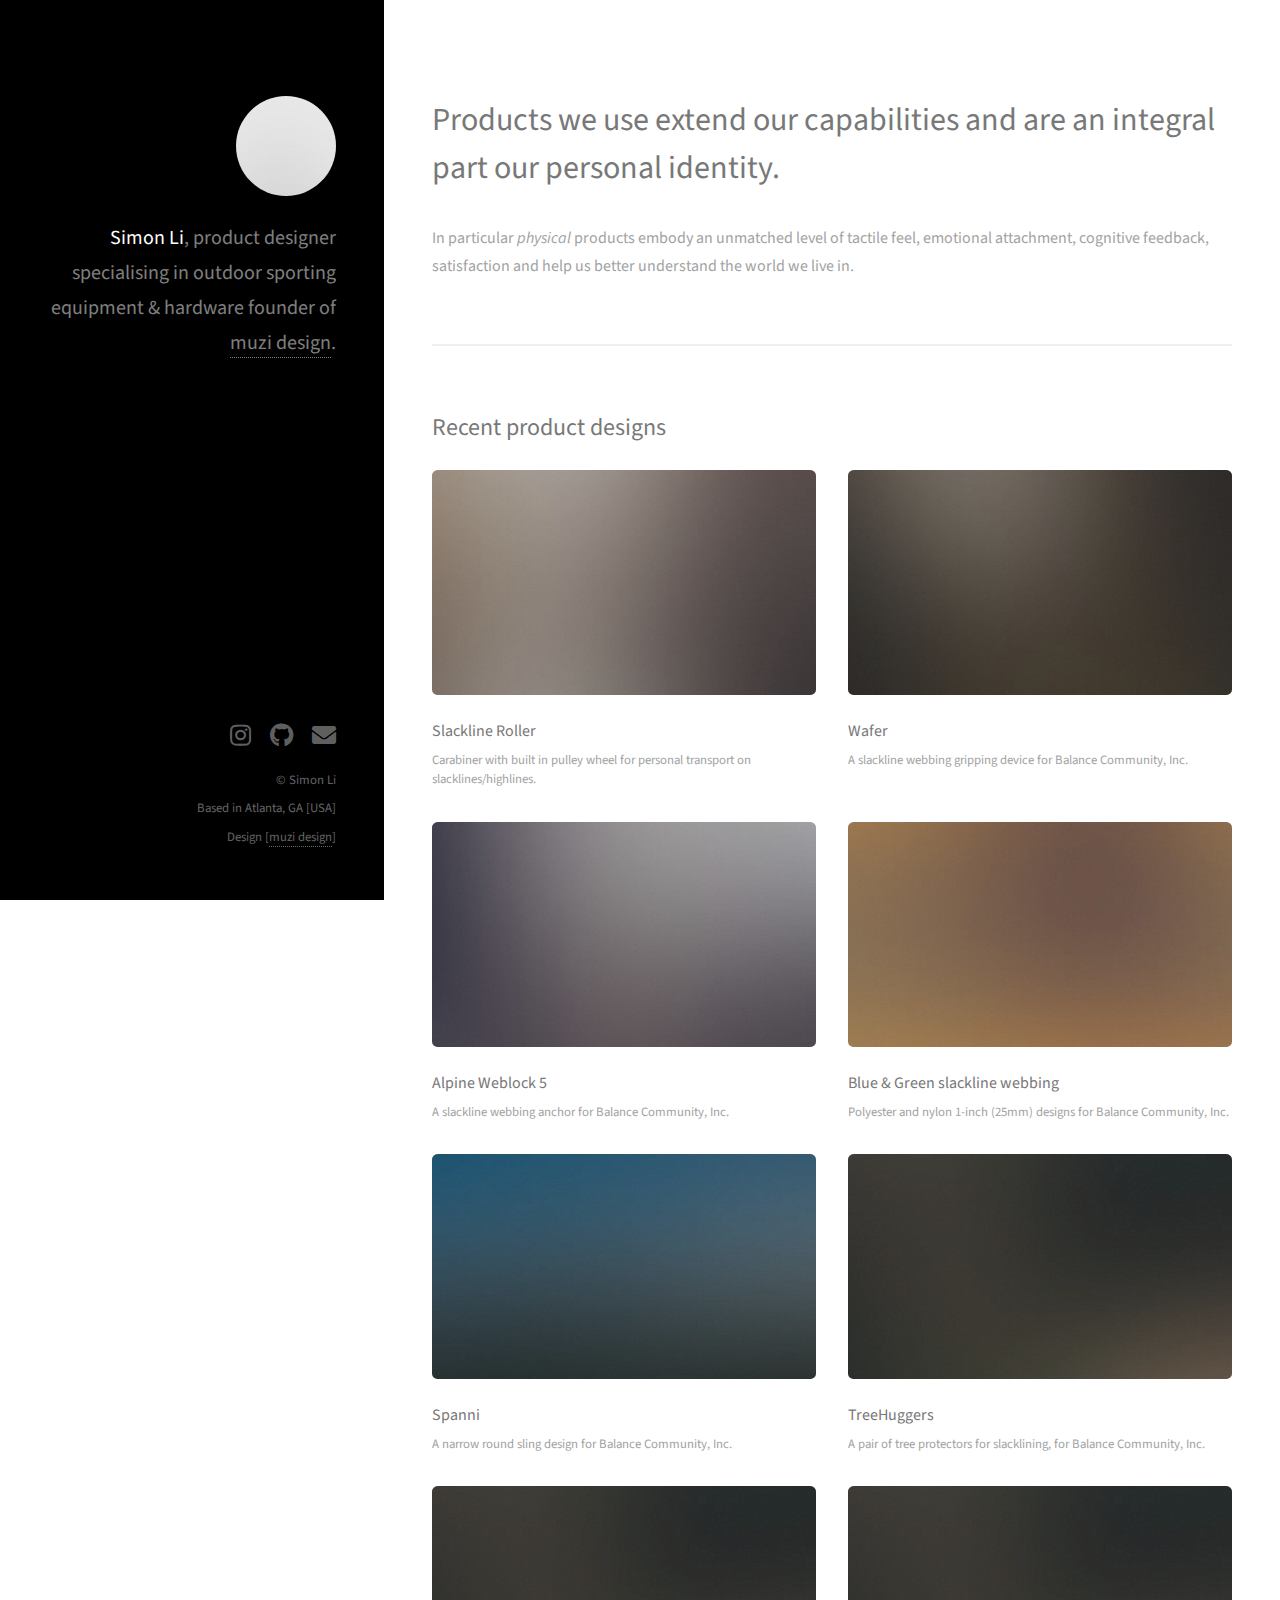
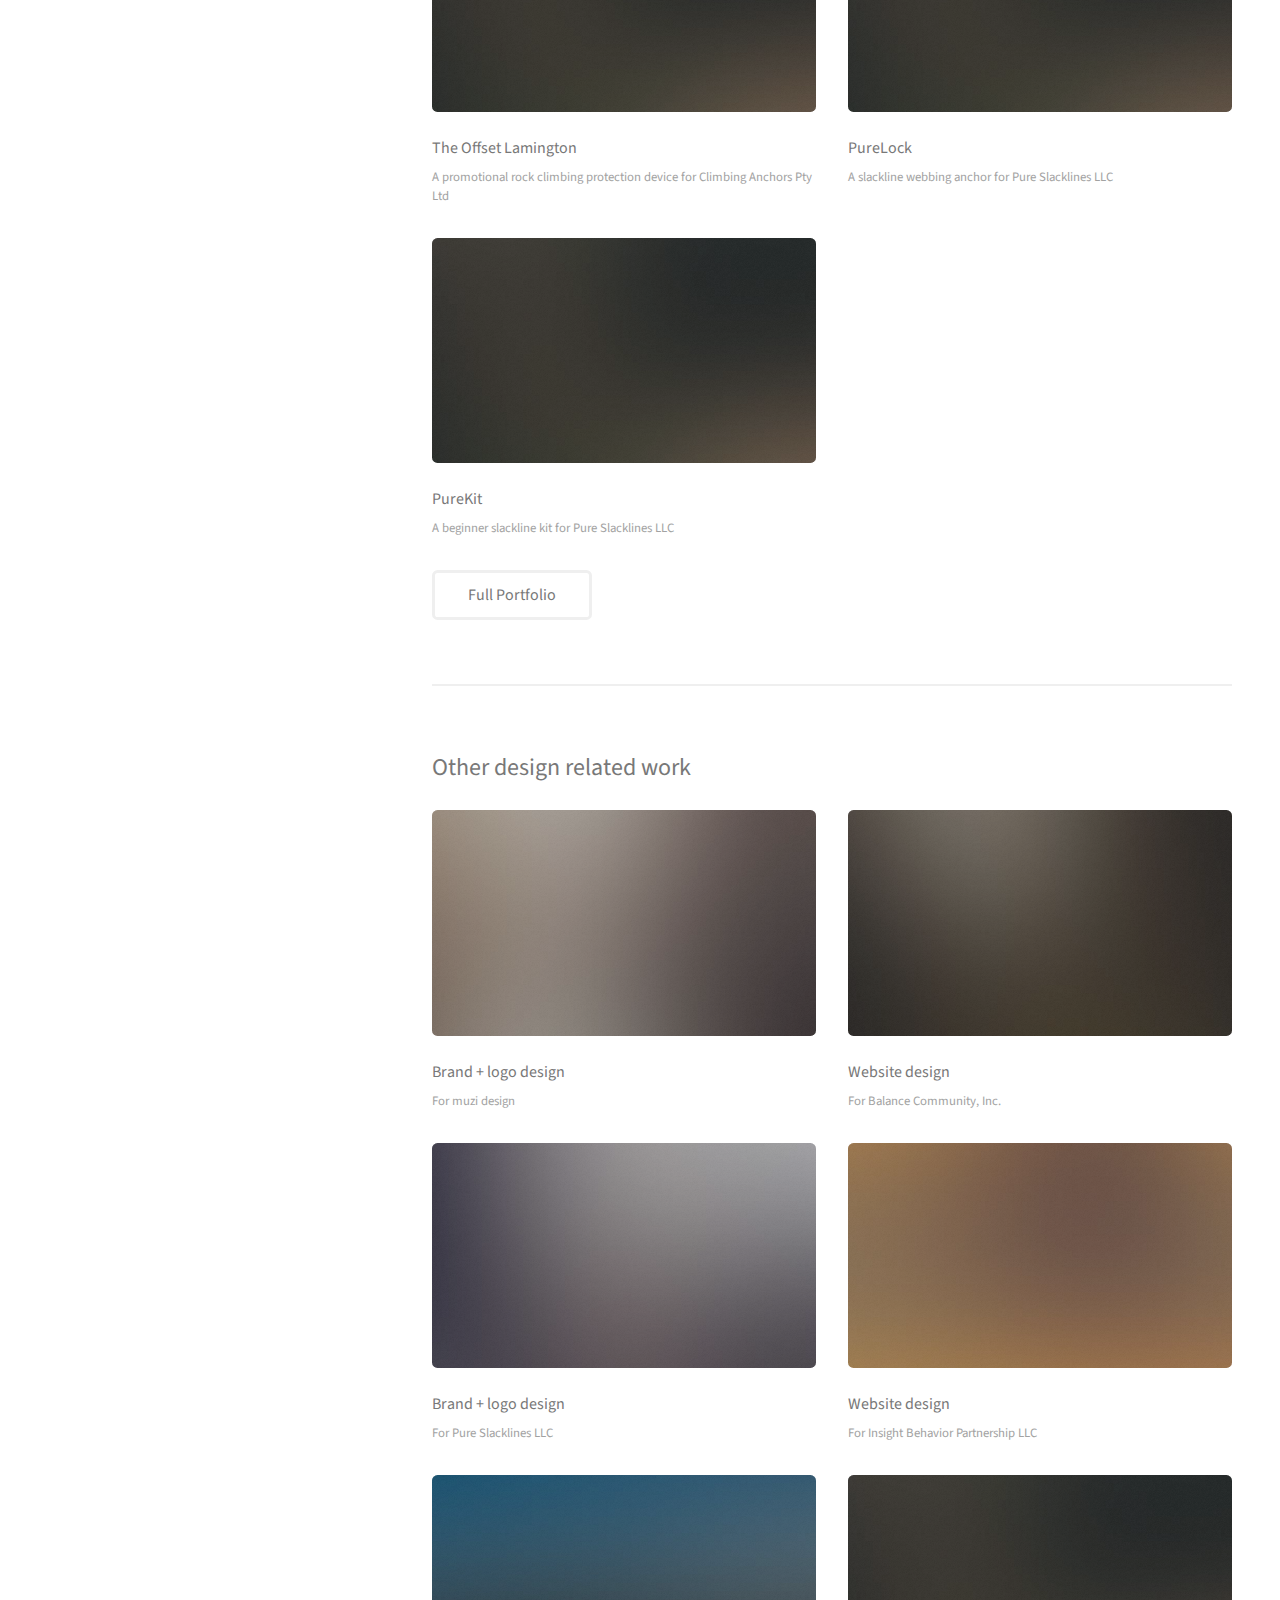
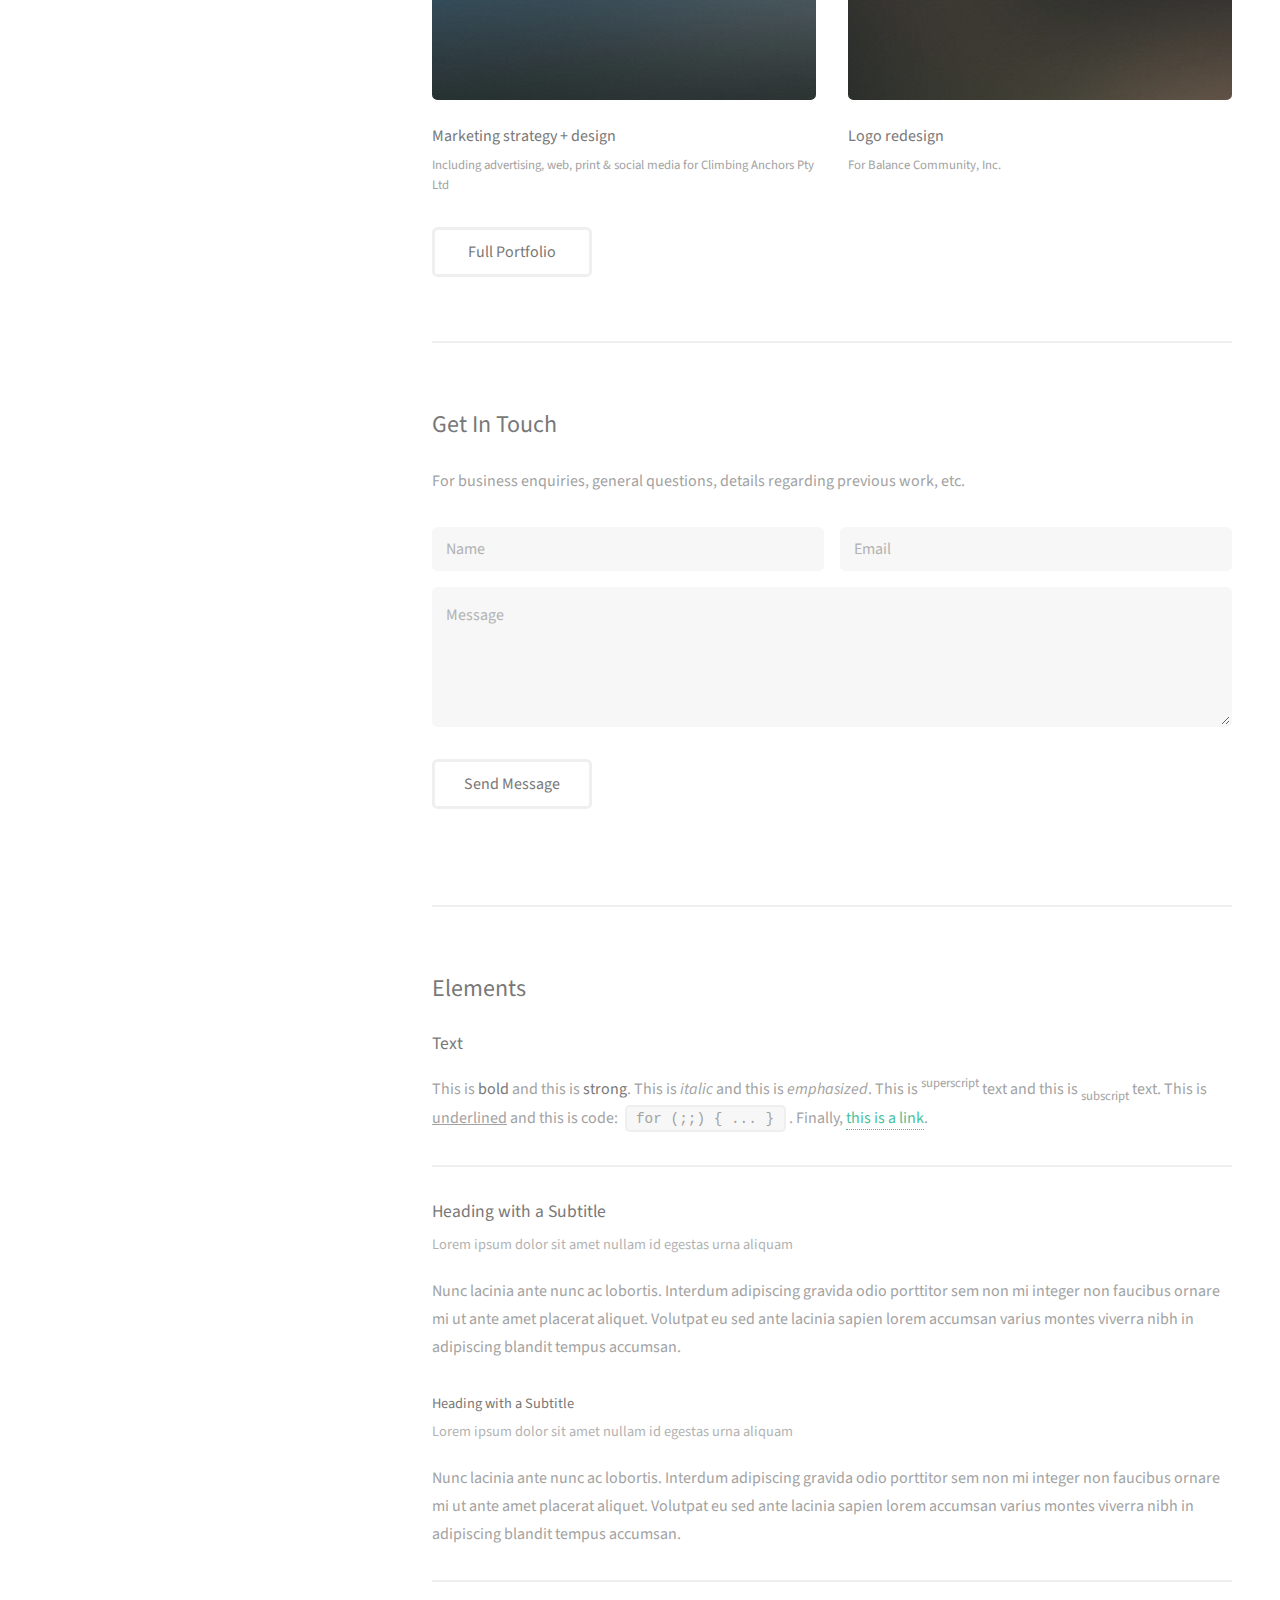
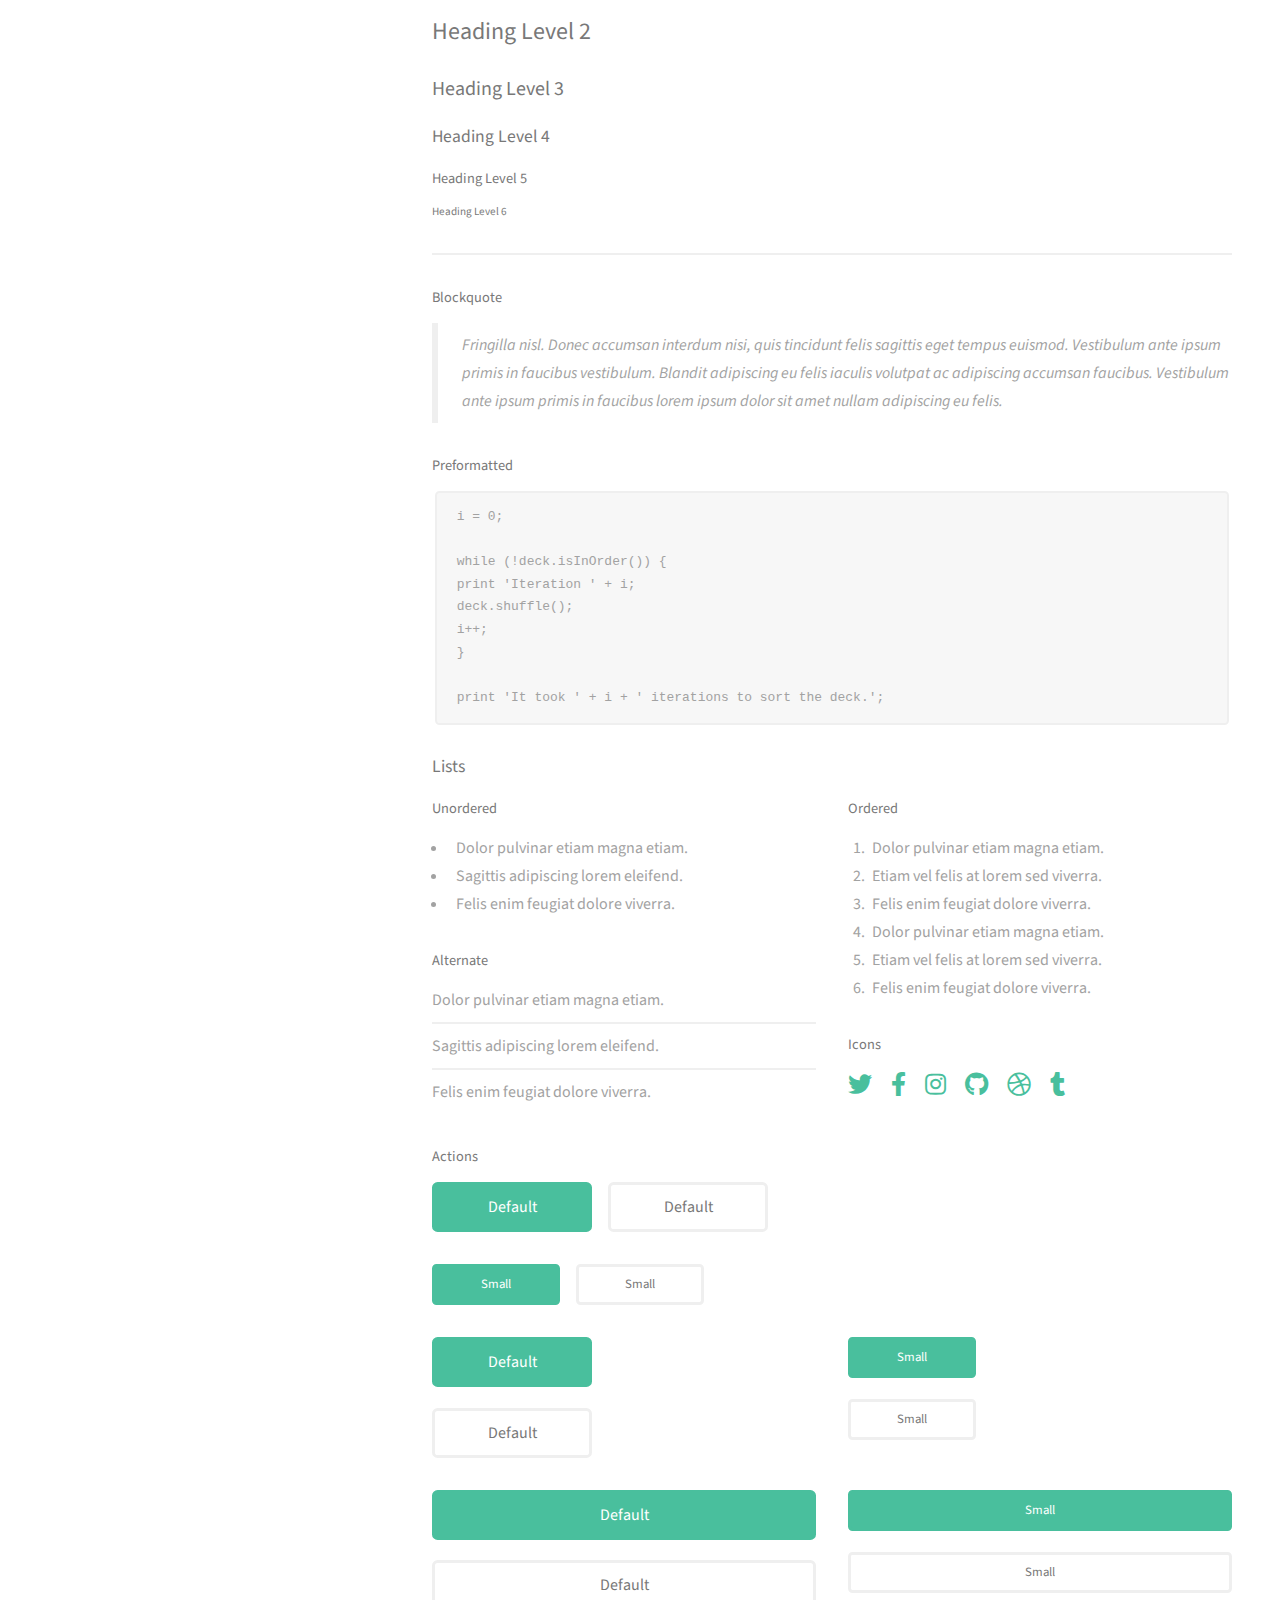
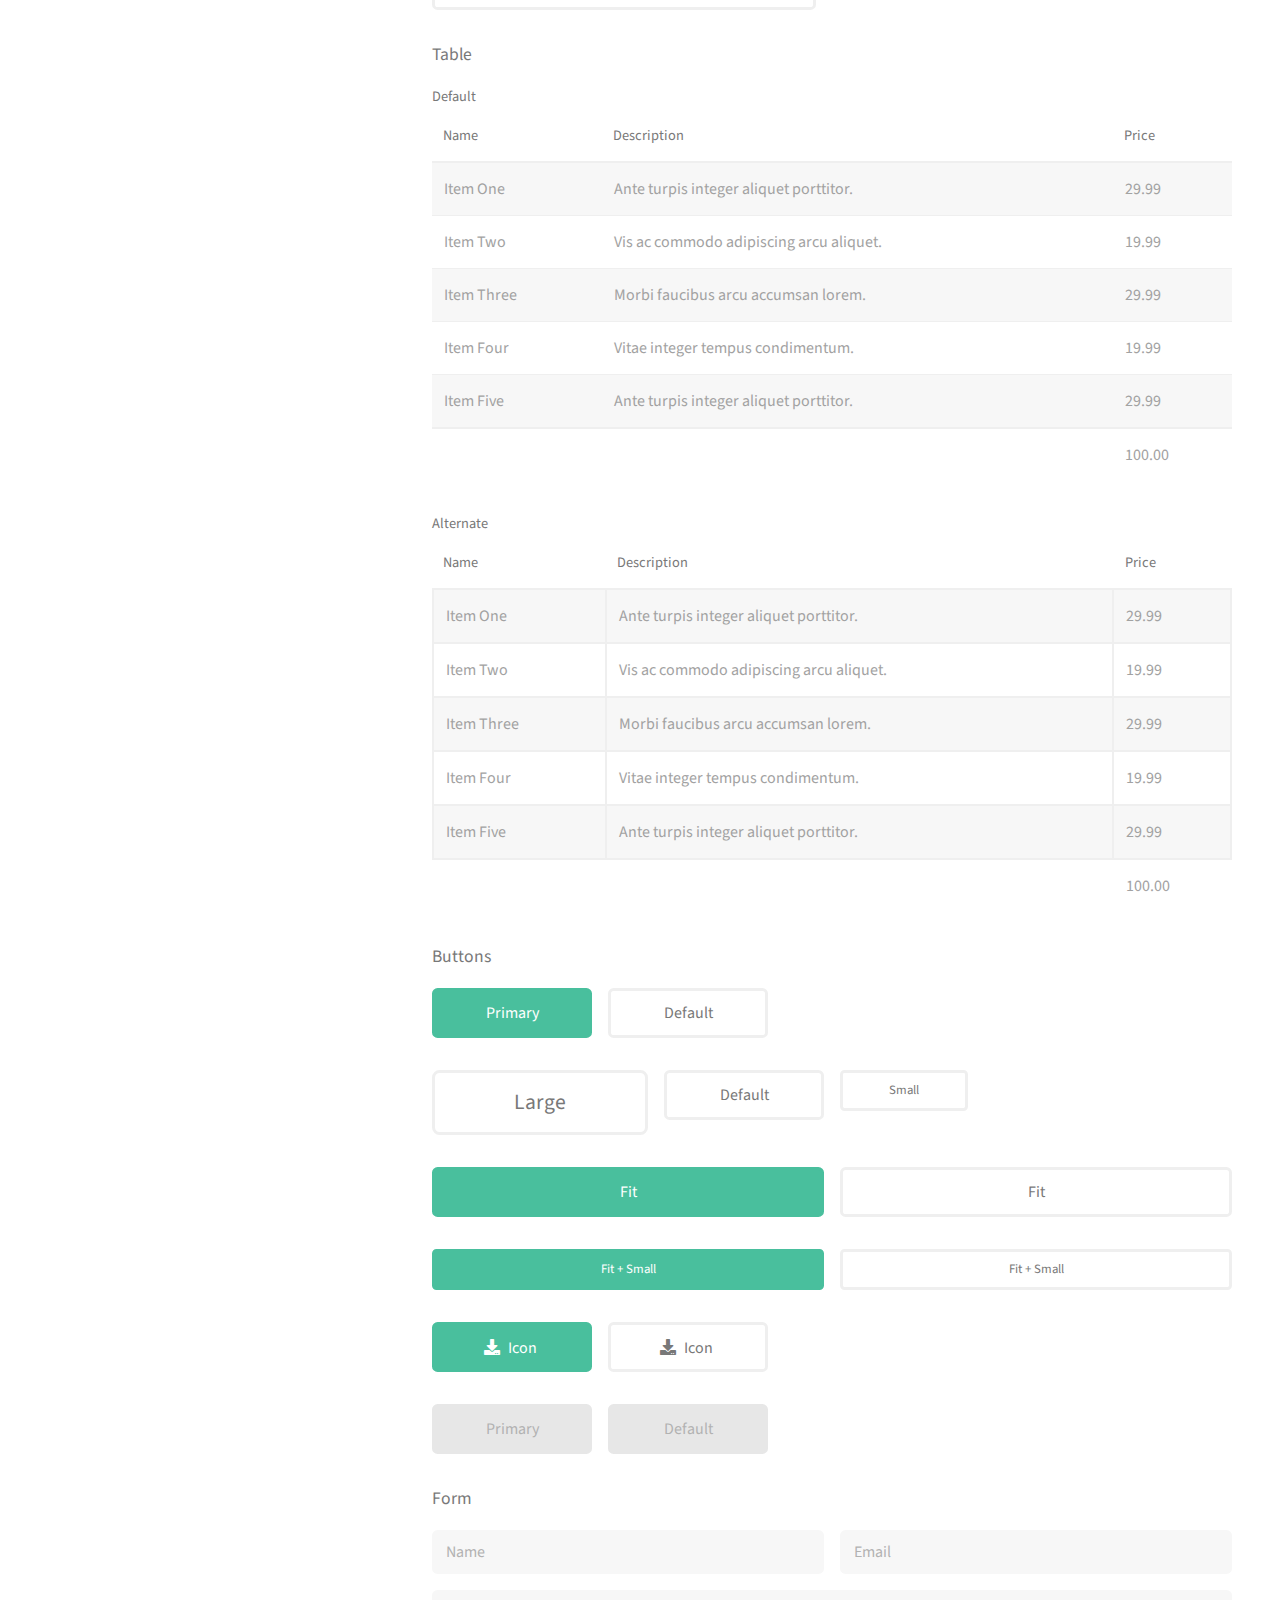
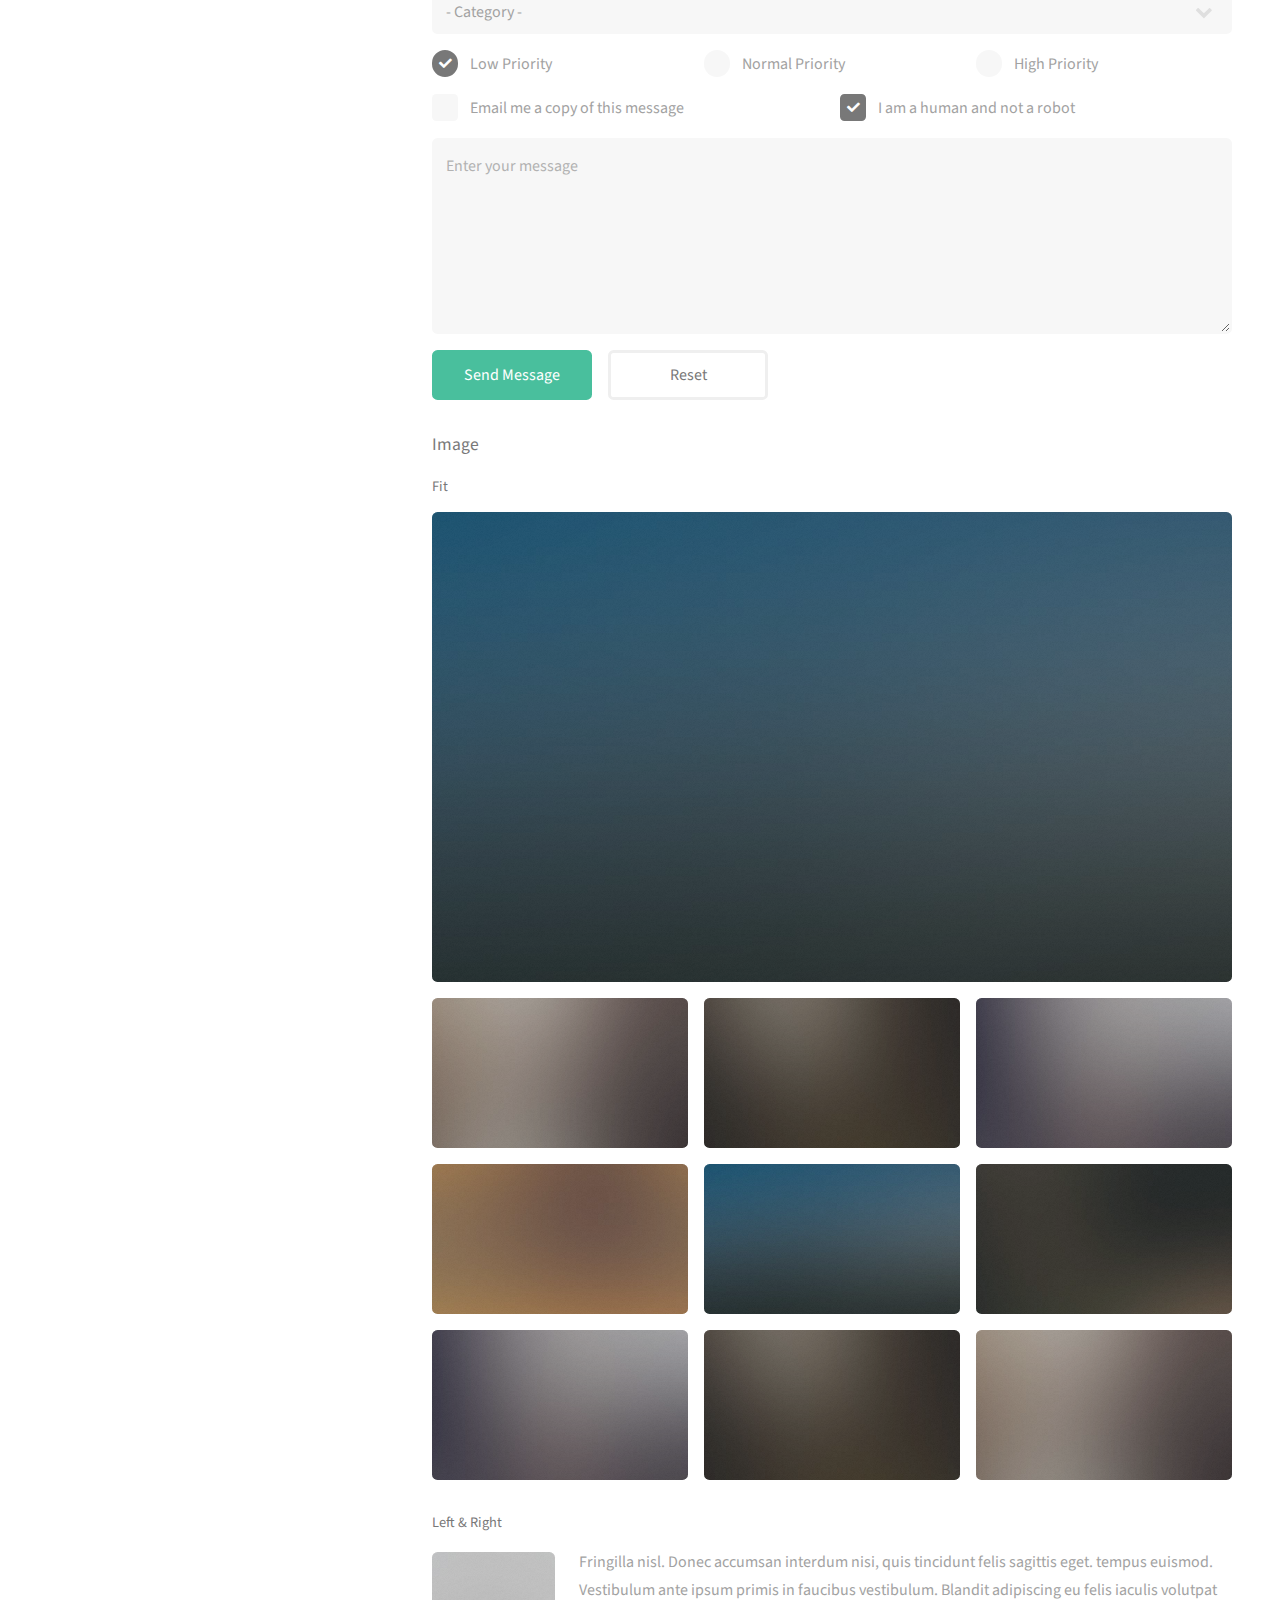
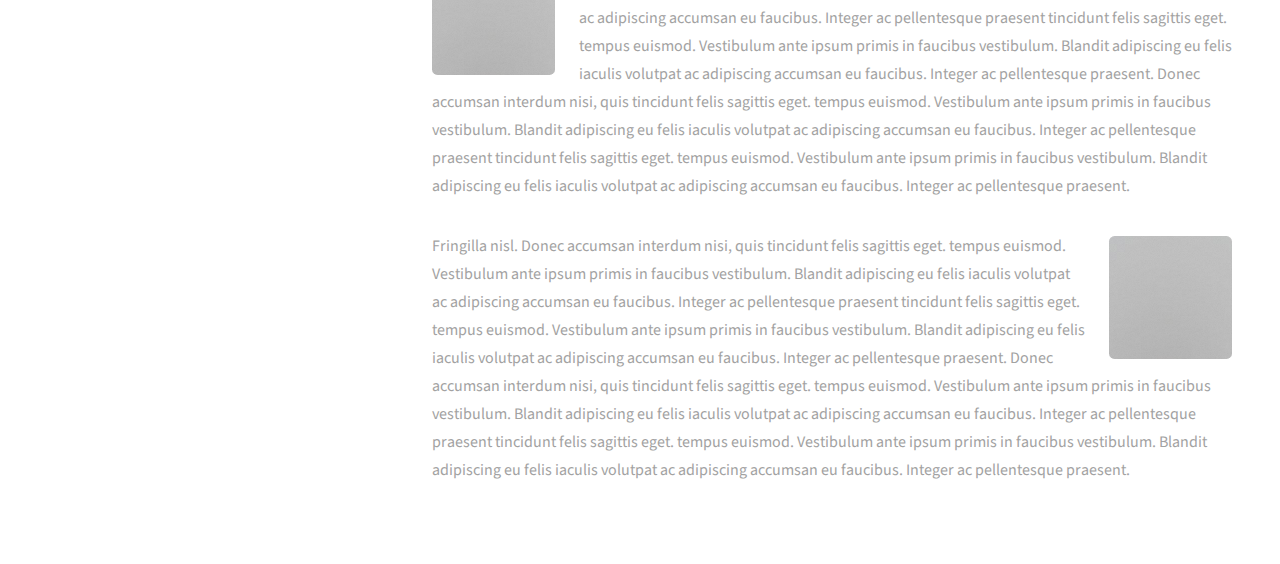
<file: index.html>
<!DOCTYPE HTML>
<!--
	Strata by HTML5 UP
	html5up.net | @ajlkn
	Free for personal and commercial use under the CCA 3.0 license (html5up.net/license)
-->
<html>
	<head>
		<title>Portfolio - Simon Li</title>
		<meta charset="utf-8" />
		<meta name="viewport" content="width=device-width, initial-scale=1, user-scalable=no" />
		<link rel="stylesheet" href="assets/css/main.css" />
	</head>
	<body class="is-preload">

		<!-- Header -->
			<header id="header">
				<div class="inner">
					<a href="#" class="image avatar"><img src="images/avatar.jpg" alt="" /></a>
					<h1><strong>Simon Li</strong>, product designer<br />
					specialising in outdoor sporting equipment & hardware<br />
					founder of <a href="http://muzi.design">muzi design</a>.</h1>
				</div>
			</header>

		<!-- Main -->
			<div id="main">

				<!-- One -->
					<section id="one">
						<header class="major">
							<h2>Products we use extend our capabilities and are an integral part our personal identity.</h2>
						</header>
						<p>In particular <em>physical</em> products embody an unmatched level of tactile feel, emotional
							attachment, cognitive feedback, satisfaction and help us better understand the world we live in.</p>
					<!-- FIX removed button
						<ul class="actions">
							<li><a href="#" class="button">Learn More</a></li>
						</ul>
					-->
					</section>

				<!-- Two -->
					<section id="two">
						<h2>Recent product designs</h2>
						<div class="row">
							<article class="col-6 col-12-xsmall work-item">
								<a href="images/fulls/01.jpg" class="image fit thumb"><img src="images/thumbs/01.jpg" alt="" /></a>
								<h3>Slackline Roller</h3>
								<p>Carabiner with built in pulley wheel for personal transport on slacklines/highlines.</p>
							</article>
							<article class="col-6 col-12-xsmall work-item">
								<a href="images/fulls/02.jpg" class="image fit thumb"><img src="images/thumbs/02.jpg" alt="" /></a>
								<h3>Wafer</h3>
								<p>A slackline webbing gripping device for Balance Community, Inc.</p>
							</article>
							<article class="col-6 col-12-xsmall work-item">
								<a href="images/fulls/03.jpg" class="image fit thumb"><img src="images/thumbs/03.jpg" alt="" /></a>
								<h3>Alpine Weblock 5</h3>
								<p>A slackline webbing anchor for Balance Community, Inc.</p>
							</article>
							<article class="col-6 col-12-xsmall work-item">
								<a href="images/fulls/04.jpg" class="image fit thumb"><img src="images/thumbs/04.jpg" alt="" /></a>
								<h3>Blue & Green slackline webbing</h3>
								<p>Polyester and nylon 1-inch (25mm) designs for Balance Community, Inc.</p>
							</article>
							<article class="col-6 col-12-xsmall work-item">
								<a href="images/fulls/05.jpg" class="image fit thumb"><img src="images/thumbs/05.jpg" alt="" /></a>
								<h3>Spanni</h3>
								<p>A narrow round sling design for Balance Community, Inc.</p>
							</article>
							<article class="col-6 col-12-xsmall work-item">
								<a href="images/fulls/06.jpg" class="image fit thumb"><img src="images/thumbs/06.jpg" alt="" /></a>
								<h3>TreeHuggers</h3>
								<p>A pair of tree protectors for slacklining, for Balance Community, Inc.</p>
							</article>
							<article class="col-6 col-12-xsmall work-item">
									<a href="images/fulls/06.jpg" class="image fit thumb"><img src="images/thumbs/06.jpg" alt="" /></a>
									<h3>The Offset Lamington</h3>
									<p>A promotional rock climbing protection device for Climbing Anchors Pty Ltd</p>
							</article>
							<article class="col-6 col-12-xsmall work-item">
									<a href="images/fulls/06.jpg" class="image fit thumb"><img src="images/thumbs/06.jpg" alt="" /></a>
									<h3>PureLock</h3>
									<p>A slackline webbing anchor for Pure Slacklines LLC</p>
							</article>
							<article class="col-6 col-12-xsmall work-item">
									<a href="images/fulls/06.jpg" class="image fit thumb"><img src="images/thumbs/06.jpg" alt="" /></a>
									<h3>PureKit</h3>
									<p>A beginner slackline kit for Pure Slacklines LLC</p>
							</article>
						</div>
						<ul class="actions">
							<li><a href="#" class="button">Full Portfolio</a></li>
						</ul>
					</section>

					<section id="two2">
							<h2>Other design related work</h2>
							<div class="row">
								<article class="col-6 col-12-xsmall work-item">
									<a href="images/fulls/01.jpg" class="image fit thumb"><img src="images/thumbs/01.jpg" alt="" /></a>
									<h3>Brand + logo design</h3>
									<p>For muzi design</p>
								</article>
								<article class="col-6 col-12-xsmall work-item">
									<a href="images/fulls/02.jpg" class="image fit thumb"><img src="images/thumbs/02.jpg" alt="" /></a>
									<h3>Website design</h3>
									<p>For Balance Community, Inc.</p>
								</article>
								<article class="col-6 col-12-xsmall work-item">
									<a href="images/fulls/03.jpg" class="image fit thumb"><img src="images/thumbs/03.jpg" alt="" /></a>
									<h3>Brand + logo design</h3>
									<p>For Pure Slacklines LLC</p>
								</article>
								<article class="col-6 col-12-xsmall work-item">
									<a href="images/fulls/04.jpg" class="image fit thumb"><img src="images/thumbs/04.jpg" alt="" /></a>
									<h3>Website design</h3>
									<p>For Insight Behavior Partnership LLC</p>
								</article>
								<article class="col-6 col-12-xsmall work-item">
									<a href="images/fulls/05.jpg" class="image fit thumb"><img src="images/thumbs/05.jpg" alt="" /></a>
									<h3>Marketing strategy + design</h3>
									<p>Including advertising, web, print & social media for Climbing Anchors Pty Ltd</p>
								</article>
								<article class="col-6 col-12-xsmall work-item">
									<a href="images/fulls/06.jpg" class="image fit thumb"><img src="images/thumbs/06.jpg" alt="" /></a>
									<h3>Logo redesign</h3>
									<p>For Balance Community, Inc.</p>
								</article>
							</div>
							<ul class="actions">
								<li><a href="#" class="button">Full Portfolio</a></li>
							</ul>
						</section>

				<!-- Three -->
					<section id="three">
						<h2>Get In Touch</h2>
						<p>For business enquiries, general questions, details regarding previous work, etc.</p>
						<div class="row">
							<div class="col-12 col-12-small">
								<form method="post" action="#">
									<div class="row gtr-uniform gtr-50">
										<div class="col-6 col-12-xsmall"><input type="text" name="name" id="name" placeholder="Name" /></div>
										<div class="col-6 col-12-xsmall"><input type="email" name="email" id="email" placeholder="Email" /></div>
										<div class="col-12"><textarea name="message" id="message" placeholder="Message" rows="4"></textarea></div>
									</div>
								</form>
								<ul class="actions">
									<li><input type="submit" value="Send Message" /></li>
								</ul>
							</div>
							<!--
							<div class="col-4 col-12-small">
								<ul class="labeled-icons">
									<li>
										<h3 class="icon solid fa-home"><span class="label">Address</span></h3>
										1119 Glendale Dr<br />
										East Point, GA 30344<br />
										United States
									</li>
									<li>
										<h3 class="icon solid fa-mobile-alt"><span class="label">Phone</span></h3>
										000-000-0000
									</li>
									<li>
										<h3 class="icon solid fa-envelope"><span class="label">Email</span></h3>
										<a href="#">simon@muzi.design</a>
									</li>
								</ul>
							</div>
							-->
						</div>
					</section>

				<!-- Four -->
			
					<section id="four">
						<h2>Elements</h2>

						<section>
							<h4>Text</h4>
							<p>This is <b>bold</b> and this is <strong>strong</strong>. This is <i>italic</i> and this is <em>emphasized</em>.
							This is <sup>superscript</sup> text and this is <sub>subscript</sub> text.
							This is <u>underlined</u> and this is code: <code>for (;;) { ... }</code>. Finally, <a href="#">this is a link</a>.</p>
							<hr />
							<header>
								<h4>Heading with a Subtitle</h4>
								<p>Lorem ipsum dolor sit amet nullam id egestas urna aliquam</p>
							</header>
							<p>Nunc lacinia ante nunc ac lobortis. Interdum adipiscing gravida odio porttitor sem non mi integer non faucibus ornare mi ut ante amet placerat aliquet. Volutpat eu sed ante lacinia sapien lorem accumsan varius montes viverra nibh in adipiscing blandit tempus accumsan.</p>
							<header>
								<h5>Heading with a Subtitle</h5>
								<p>Lorem ipsum dolor sit amet nullam id egestas urna aliquam</p>
							</header>
							<p>Nunc lacinia ante nunc ac lobortis. Interdum adipiscing gravida odio porttitor sem non mi integer non faucibus ornare mi ut ante amet placerat aliquet. Volutpat eu sed ante lacinia sapien lorem accumsan varius montes viverra nibh in adipiscing blandit tempus accumsan.</p>
							<hr />
							<h2>Heading Level 2</h2>
							<h3>Heading Level 3</h3>
							<h4>Heading Level 4</h4>
							<h5>Heading Level 5</h5>
							<h6>Heading Level 6</h6>
							<hr />
							<h5>Blockquote</h5>
							<blockquote>Fringilla nisl. Donec accumsan interdum nisi, quis tincidunt felis sagittis eget tempus euismod. Vestibulum ante ipsum primis in faucibus vestibulum. Blandit adipiscing eu felis iaculis volutpat ac adipiscing accumsan faucibus. Vestibulum ante ipsum primis in faucibus lorem ipsum dolor sit amet nullam adipiscing eu felis.</blockquote>
							<h5>Preformatted</h5>
							<pre><code>i = 0;

while (!deck.isInOrder()) {
print 'Iteration ' + i;
deck.shuffle();
i++;
}

print 'It took ' + i + ' iterations to sort the deck.';</code></pre>
						</section>

						<section>
							<h4>Lists</h4>
							<div class="row">
								<div class="col-6 col-12-xsmall">
									<h5>Unordered</h5>
									<ul>
										<li>Dolor pulvinar etiam magna etiam.</li>
										<li>Sagittis adipiscing lorem eleifend.</li>
										<li>Felis enim feugiat dolore viverra.</li>
									</ul>
									<h5>Alternate</h5>
									<ul class="alt">
										<li>Dolor pulvinar etiam magna etiam.</li>
										<li>Sagittis adipiscing lorem eleifend.</li>
										<li>Felis enim feugiat dolore viverra.</li>
									</ul>
								</div>
								<div class="col-6 col-12-xsmall">
									<h5>Ordered</h5>
									<ol>
										<li>Dolor pulvinar etiam magna etiam.</li>
										<li>Etiam vel felis at lorem sed viverra.</li>
										<li>Felis enim feugiat dolore viverra.</li>
										<li>Dolor pulvinar etiam magna etiam.</li>
										<li>Etiam vel felis at lorem sed viverra.</li>
										<li>Felis enim feugiat dolore viverra.</li>
									</ol>
									<h5>Icons</h5>
									<ul class="icons">
										<li><a href="#" class="icon brands fa-twitter"><span class="label">Twitter</span></a></li>
										<li><a href="#" class="icon brands fa-facebook-f"><span class="label">Facebook</span></a></li>
										<li><a href="#" class="icon brands fa-instagram"><span class="label">Instagram</span></a></li>
										<li><a href="#" class="icon brands fa-github"><span class="label">Github</span></a></li>
										<li><a href="#" class="icon brands fa-dribbble"><span class="label">Dribbble</span></a></li>
										<li><a href="#" class="icon brands fa-tumblr"><span class="label">Tumblr</span></a></li>
									</ul>
								</div>
							</div>
							<h5>Actions</h5>
							<ul class="actions">
								<li><a href="#" class="button primary">Default</a></li>
								<li><a href="#" class="button">Default</a></li>
							</ul>
							<ul class="actions small">
								<li><a href="#" class="button primary small">Small</a></li>
								<li><a href="#" class="button small">Small</a></li>
							</ul>
							<div class="row">
								<div class="col-6 col-12-small">
									<ul class="actions stacked">
										<li><a href="#" class="button primary">Default</a></li>
										<li><a href="#" class="button">Default</a></li>
									</ul>
								</div>
								<div class="col-6 col-12-small">
									<ul class="actions stacked">
										<li><a href="#" class="button primary small">Small</a></li>
										<li><a href="#" class="button small">Small</a></li>
									</ul>
								</div>
								<div class="col-6 col-12-small">
									<ul class="actions stacked">
										<li><a href="#" class="button primary fit">Default</a></li>
										<li><a href="#" class="button fit">Default</a></li>
									</ul>
								</div>
								<div class="col-6 col-12-small">
									<ul class="actions stacked">
										<li><a href="#" class="button primary small fit">Small</a></li>
										<li><a href="#" class="button small fit">Small</a></li>
									</ul>
								</div>
							</div>
						</section>

						<section>
							<h4>Table</h4>
							<h5>Default</h5>
							<div class="table-wrapper">
								<table>
									<thead>
										<tr>
											<th>Name</th>
											<th>Description</th>
											<th>Price</th>
										</tr>
									</thead>
									<tbody>
										<tr>
											<td>Item One</td>
											<td>Ante turpis integer aliquet porttitor.</td>
											<td>29.99</td>
										</tr>
										<tr>
											<td>Item Two</td>
											<td>Vis ac commodo adipiscing arcu aliquet.</td>
											<td>19.99</td>
										</tr>
										<tr>
											<td>Item Three</td>
											<td> Morbi faucibus arcu accumsan lorem.</td>
											<td>29.99</td>
										</tr>
										<tr>
											<td>Item Four</td>
											<td>Vitae integer tempus condimentum.</td>
											<td>19.99</td>
										</tr>
										<tr>
											<td>Item Five</td>
											<td>Ante turpis integer aliquet porttitor.</td>
											<td>29.99</td>
										</tr>
									</tbody>
									<tfoot>
										<tr>
											<td colspan="2"></td>
											<td>100.00</td>
										</tr>
									</tfoot>
								</table>
							</div>

							<h5>Alternate</h5>
							<div class="table-wrapper">
								<table class="alt">
									<thead>
										<tr>
											<th>Name</th>
											<th>Description</th>
											<th>Price</th>
										</tr>
									</thead>
									<tbody>
										<tr>
											<td>Item One</td>
											<td>Ante turpis integer aliquet porttitor.</td>
											<td>29.99</td>
										</tr>
										<tr>
											<td>Item Two</td>
											<td>Vis ac commodo adipiscing arcu aliquet.</td>
											<td>19.99</td>
										</tr>
										<tr>
											<td>Item Three</td>
											<td> Morbi faucibus arcu accumsan lorem.</td>
											<td>29.99</td>
										</tr>
										<tr>
											<td>Item Four</td>
											<td>Vitae integer tempus condimentum.</td>
											<td>19.99</td>
										</tr>
										<tr>
											<td>Item Five</td>
											<td>Ante turpis integer aliquet porttitor.</td>
											<td>29.99</td>
										</tr>
									</tbody>
									<tfoot>
										<tr>
											<td colspan="2"></td>
											<td>100.00</td>
										</tr>
									</tfoot>
								</table>
							</div>
						</section>

						<section>
							<h4>Buttons</h4>
							<ul class="actions">
								<li><a href="#" class="button primary">Primary</a></li>
								<li><a href="#" class="button">Default</a></li>
							</ul>
							<ul class="actions">
								<li><a href="#" class="button large">Large</a></li>
								<li><a href="#" class="button">Default</a></li>
								<li><a href="#" class="button small">Small</a></li>
							</ul>
							<ul class="actions fit">
								<li><a href="#" class="button primary fit">Fit</a></li>
								<li><a href="#" class="button fit">Fit</a></li>
							</ul>
							<ul class="actions fit small">
								<li><a href="#" class="button primary fit small">Fit + Small</a></li>
								<li><a href="#" class="button fit small">Fit + Small</a></li>
							</ul>
							<ul class="actions">
								<li><a href="#" class="button primary icon solid fa-download">Icon</a></li>
								<li><a href="#" class="button icon solid fa-download">Icon</a></li>
							</ul>
							<ul class="actions">
								<li><span class="button primary disabled">Primary</span></li>
								<li><span class="button disabled">Default</span></li>
							</ul>
						</section>

						<section>
							<h4>Form</h4>
							<form method="post" action="#">
								<div class="row gtr-uniform gtr-50">
									<div class="col-6 col-12-xsmall">
										<input type="text" name="demo-name" id="demo-name" value="" placeholder="Name" />
									</div>
									<div class="col-6 col-12-xsmall">
										<input type="email" name="demo-email" id="demo-email" value="" placeholder="Email" />
									</div>
									<div class="col-12">
										<select name="demo-category" id="demo-category">
											<option value="">- Category -</option>
											<option value="1">Manufacturing</option>
											<option value="1">Shipping</option>
											<option value="1">Administration</option>
											<option value="1">Human Resources</option>
										</select>
									</div>
									<div class="col-4 col-12-small">
										<input type="radio" id="demo-priority-low" name="demo-priority" checked>
										<label for="demo-priority-low">Low Priority</label>
									</div>
									<div class="col-4 col-12-small">
										<input type="radio" id="demo-priority-normal" name="demo-priority">
										<label for="demo-priority-normal">Normal Priority</label>
									</div>
									<div class="col-4 col-12-small">
										<input type="radio" id="demo-priority-high" name="demo-priority">
										<label for="demo-priority-high">High Priority</label>
									</div>
									<div class="col-6 col-12-small">
										<input type="checkbox" id="demo-copy" name="demo-copy">
										<label for="demo-copy">Email me a copy of this message</label>
									</div>
									<div class="col-6 col-12-small">
										<input type="checkbox" id="demo-human" name="demo-human" checked>
										<label for="demo-human">I am a human and not a robot</label>
									</div>
									<div class="col-12">
										<textarea name="demo-message" id="demo-message" placeholder="Enter your message" rows="6"></textarea>
									</div>
									<div class="col-12">
										<ul class="actions">
											<li><input type="submit" value="Send Message" class="primary" /></li>
											<li><input type="reset" value="Reset" /></li>
										</ul>
									</div>
								</div>
							</form>
						</section>

						<section>
							<h4>Image</h4>
							<h5>Fit</h5>
							<div class="box alt">
								<div class="row gtr-50 gtr-uniform">
									<div class="col-12"><span class="image fit"><img src="images/fulls/05.jpg" alt="" /></span></div>
									<div class="col-4"><span class="image fit"><img src="images/thumbs/01.jpg" alt="" /></span></div>
									<div class="col-4"><span class="image fit"><img src="images/thumbs/02.jpg" alt="" /></span></div>
									<div class="col-4"><span class="image fit"><img src="images/thumbs/03.jpg" alt="" /></span></div>
									<div class="col-4"><span class="image fit"><img src="images/thumbs/04.jpg" alt="" /></span></div>
									<div class="col-4"><span class="image fit"><img src="images/thumbs/05.jpg" alt="" /></span></div>
									<div class="col-4"><span class="image fit"><img src="images/thumbs/06.jpg" alt="" /></span></div>
									<div class="col-4"><span class="image fit"><img src="images/thumbs/03.jpg" alt="" /></span></div>
									<div class="col-4"><span class="image fit"><img src="images/thumbs/02.jpg" alt="" /></span></div>
									<div class="col-4"><span class="image fit"><img src="images/thumbs/01.jpg" alt="" /></span></div>
								</div>
							</div>
							<h5>Left &amp; Right</h5>
							<p><span class="image left"><img src="images/avatar.jpg" alt="" /></span>Fringilla nisl. Donec accumsan interdum nisi, quis tincidunt felis sagittis eget. tempus euismod. Vestibulum ante ipsum primis in faucibus vestibulum. Blandit adipiscing eu felis iaculis volutpat ac adipiscing accumsan eu faucibus. Integer ac pellentesque praesent tincidunt felis sagittis eget. tempus euismod. Vestibulum ante ipsum primis in faucibus vestibulum. Blandit adipiscing eu felis iaculis volutpat ac adipiscing accumsan eu faucibus. Integer ac pellentesque praesent. Donec accumsan interdum nisi, quis tincidunt felis sagittis eget. tempus euismod. Vestibulum ante ipsum primis in faucibus vestibulum. Blandit adipiscing eu felis iaculis volutpat ac adipiscing accumsan eu faucibus. Integer ac pellentesque praesent tincidunt felis sagittis eget. tempus euismod. Vestibulum ante ipsum primis in faucibus vestibulum. Blandit adipiscing eu felis iaculis volutpat ac adipiscing accumsan eu faucibus. Integer ac pellentesque praesent.</p>
							<p><span class="image right"><img src="images/avatar.jpg" alt="" /></span>Fringilla nisl. Donec accumsan interdum nisi, quis tincidunt felis sagittis eget. tempus euismod. Vestibulum ante ipsum primis in faucibus vestibulum. Blandit adipiscing eu felis iaculis volutpat ac adipiscing accumsan eu faucibus. Integer ac pellentesque praesent tincidunt felis sagittis eget. tempus euismod. Vestibulum ante ipsum primis in faucibus vestibulum. Blandit adipiscing eu felis iaculis volutpat ac adipiscing accumsan eu faucibus. Integer ac pellentesque praesent. Donec accumsan interdum nisi, quis tincidunt felis sagittis eget. tempus euismod. Vestibulum ante ipsum primis in faucibus vestibulum. Blandit adipiscing eu felis iaculis volutpat ac adipiscing accumsan eu faucibus. Integer ac pellentesque praesent tincidunt felis sagittis eget. tempus euismod. Vestibulum ante ipsum primis in faucibus vestibulum. Blandit adipiscing eu felis iaculis volutpat ac adipiscing accumsan eu faucibus. Integer ac pellentesque praesent.</p>
						</section>

					</section>
			

			</div>

		<!-- Footer -->
			<footer id="footer">
				<div class="inner">
					<ul class="icons">
						<li><a href="#" class="icon brands fa-instagram"><span class="label">Instagram</span></a></li>
						<li><a href="http://github.com/muzidesign" class="icon brands fa-github"><span class="label">Github</span></a></li>
						<li><a href="#" class="icon solid fa-envelope"><span class="label">Email</span></a></li>
					</ul>
					<ul class="copyright">
						<li>&copy; Simon Li</li>
						<li>Based in Atlanta, GA [USA]</li>
						<li>Design [<a href="http://muzi.design">muzi design</a>]</li>
					</ul>
				</div>
			</footer>

		<!-- Scripts -->
			<script src="assets/js/jquery.min.js"></script>
			<script src="assets/js/jquery.poptrox.min.js"></script>
			<script src="assets/js/browser.min.js"></script>
			<script src="assets/js/breakpoints.min.js"></script>
			<script src="assets/js/util.js"></script>
			<script src="assets/js/main.js"></script>

	</body>
</html>
</file>
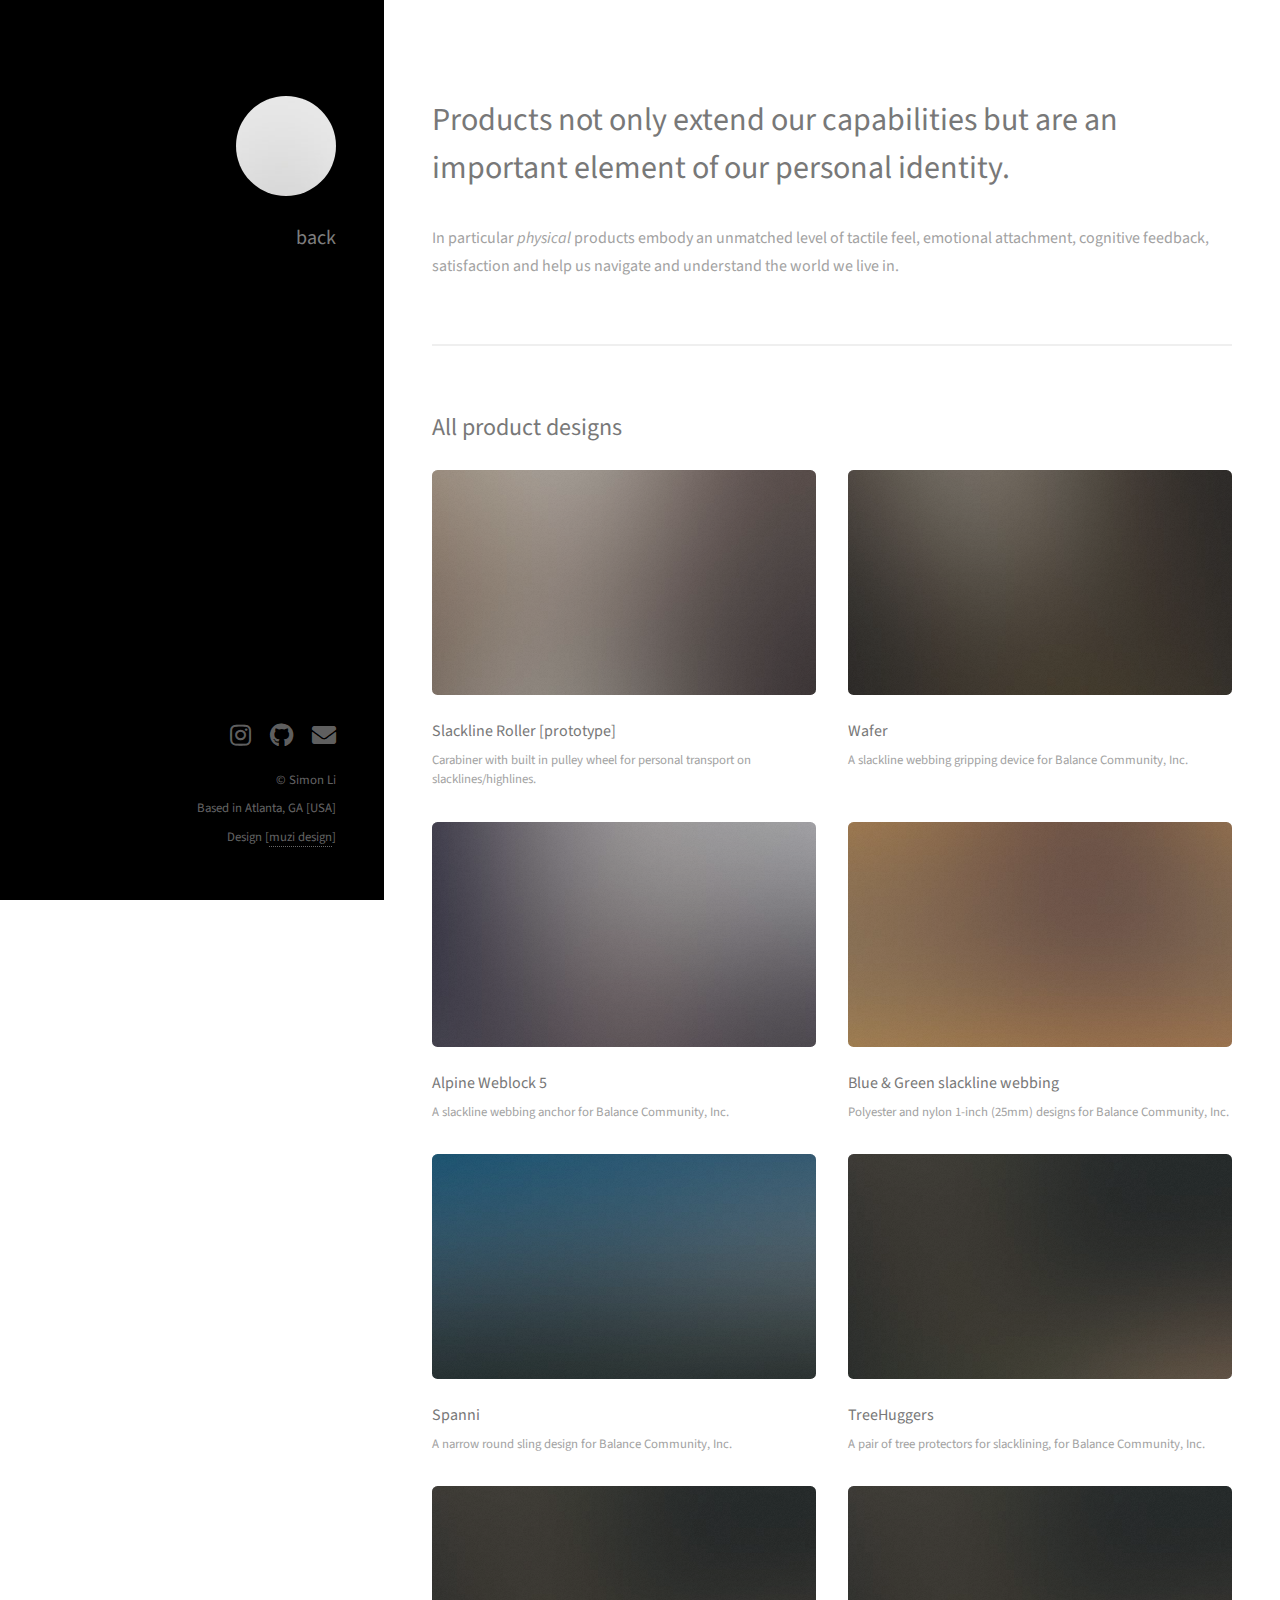
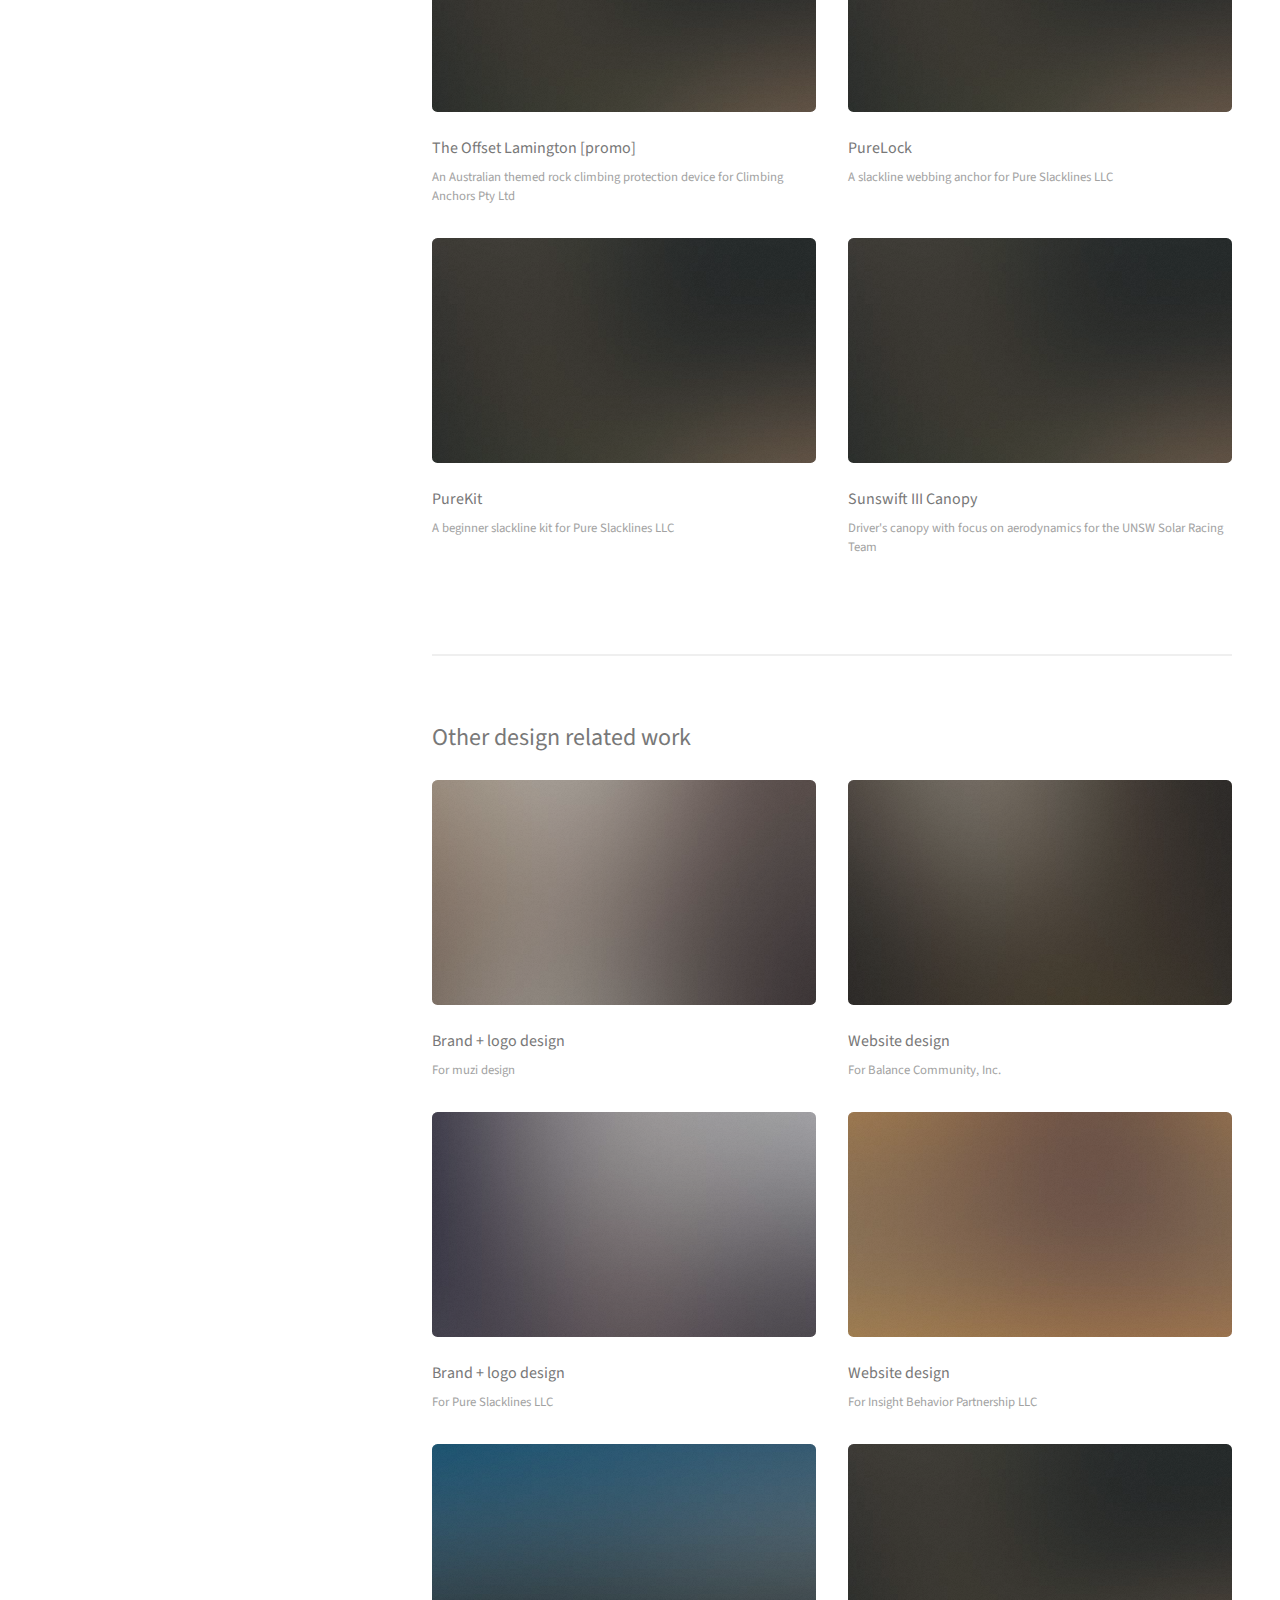
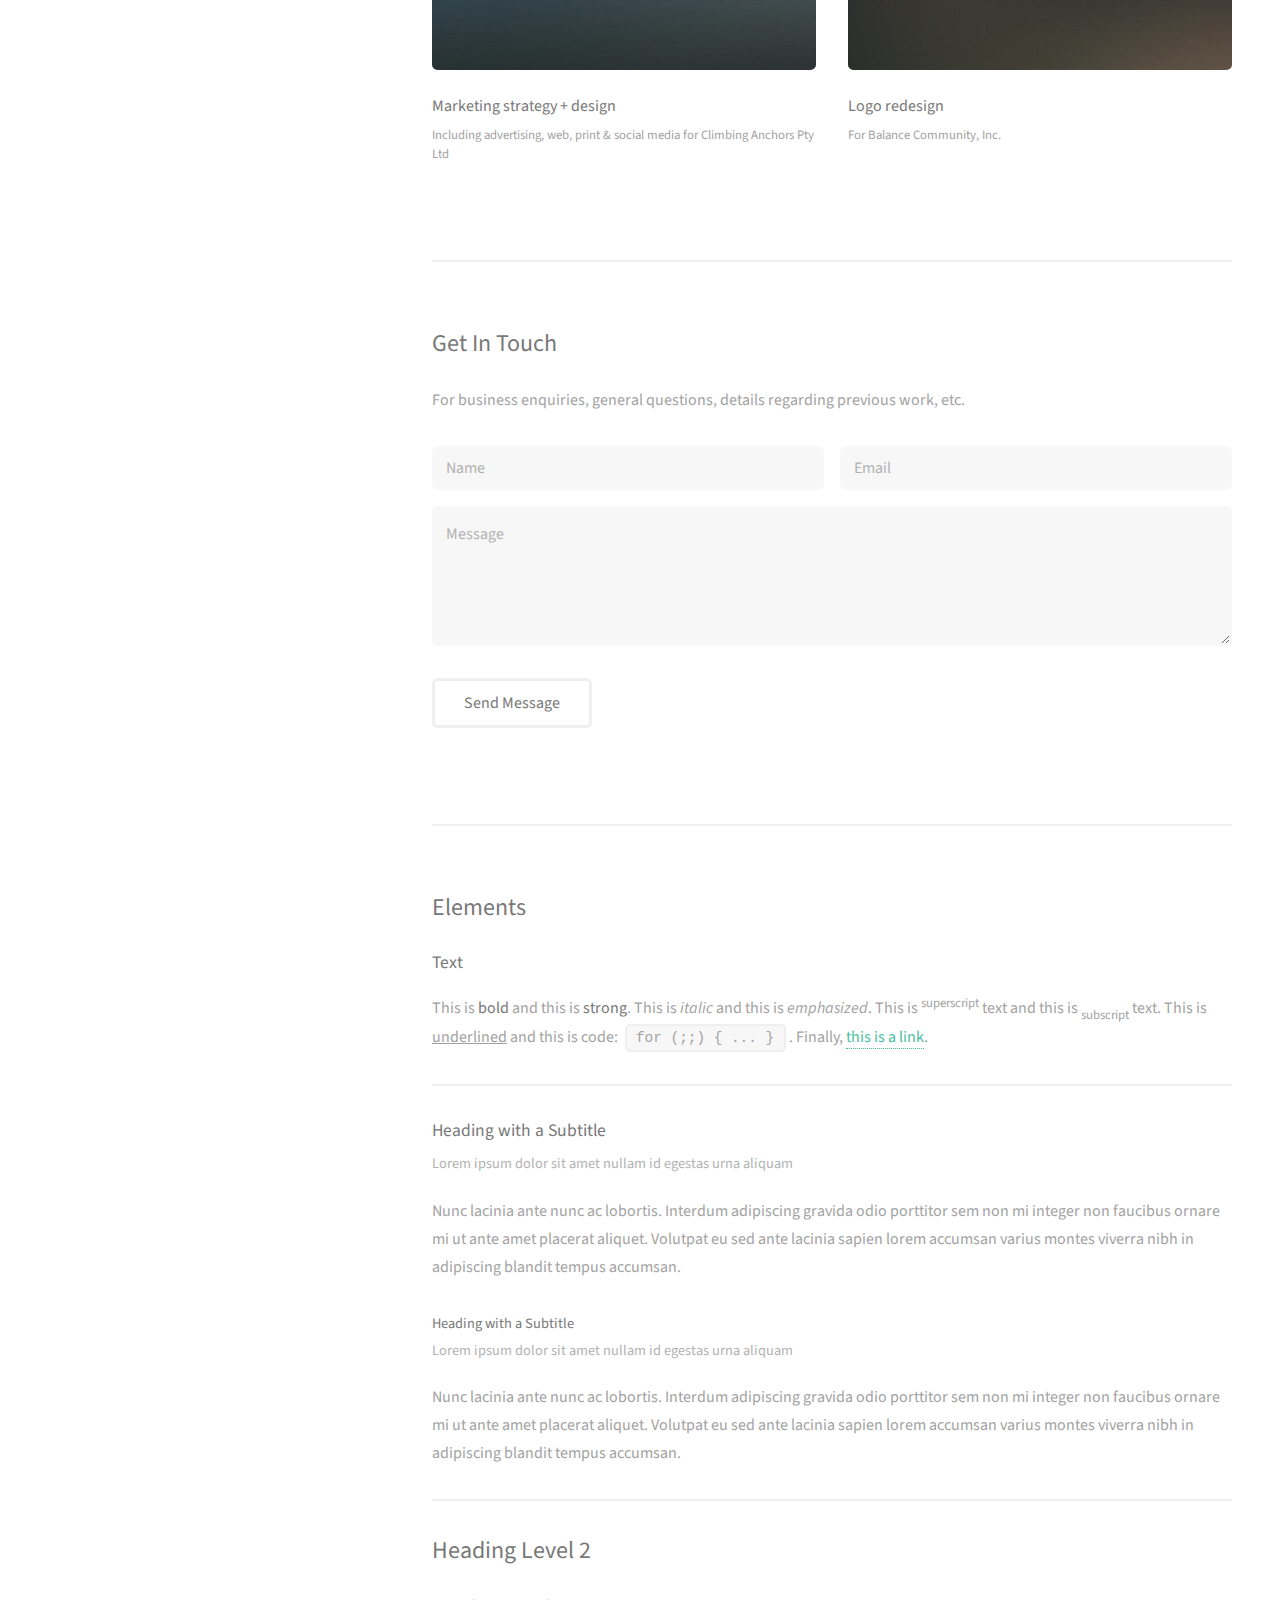
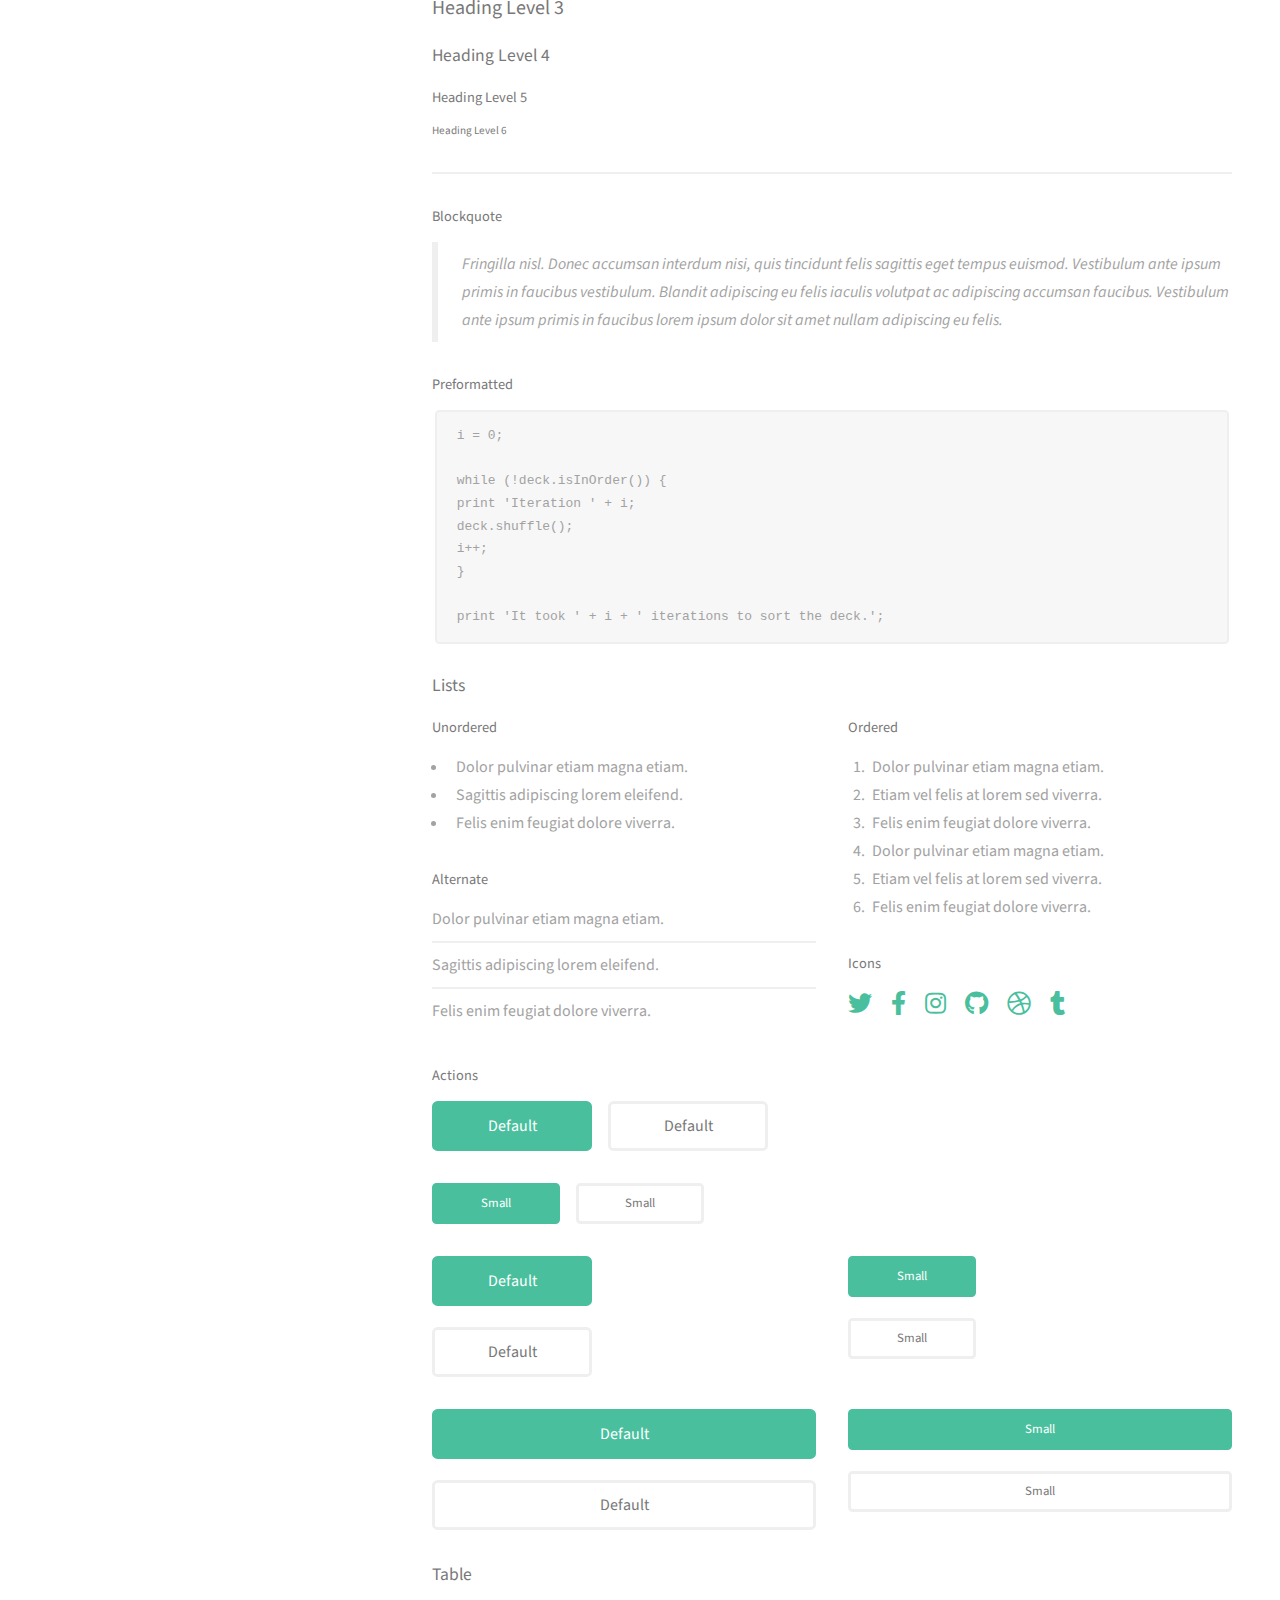
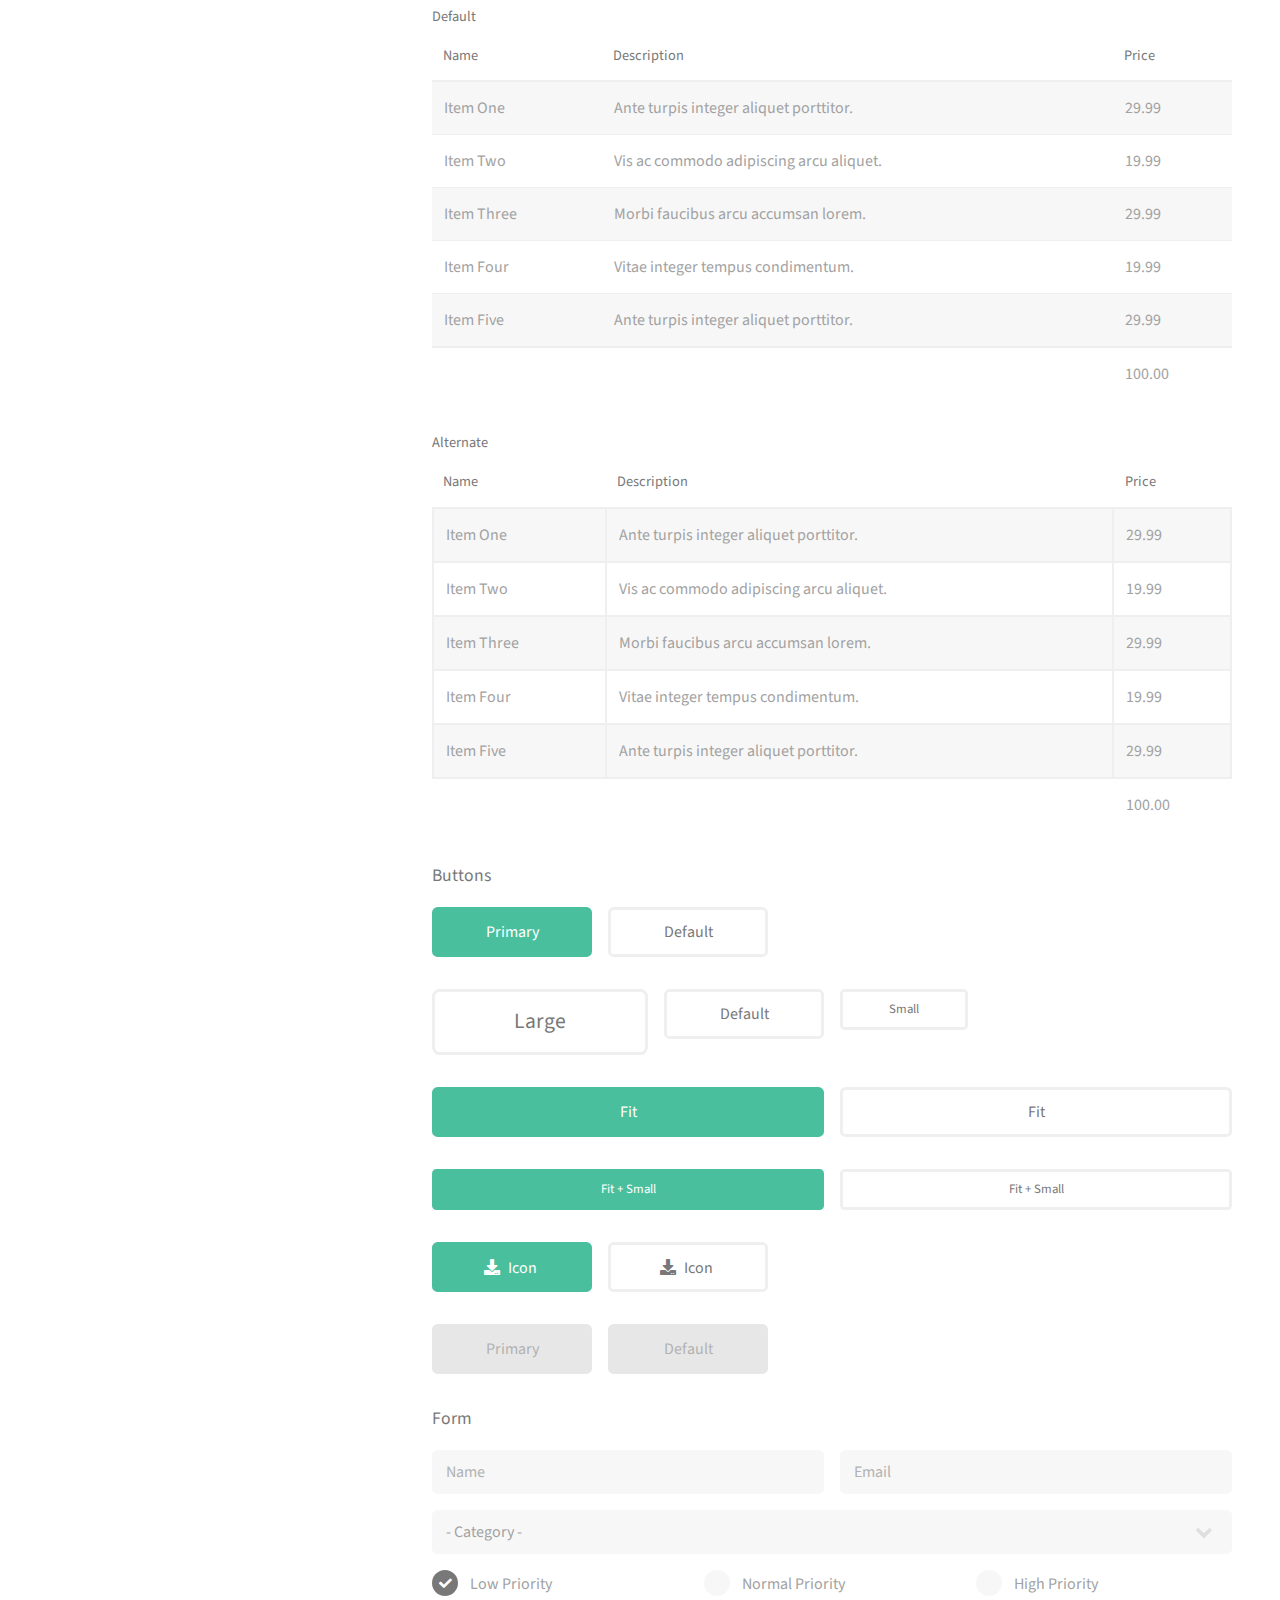
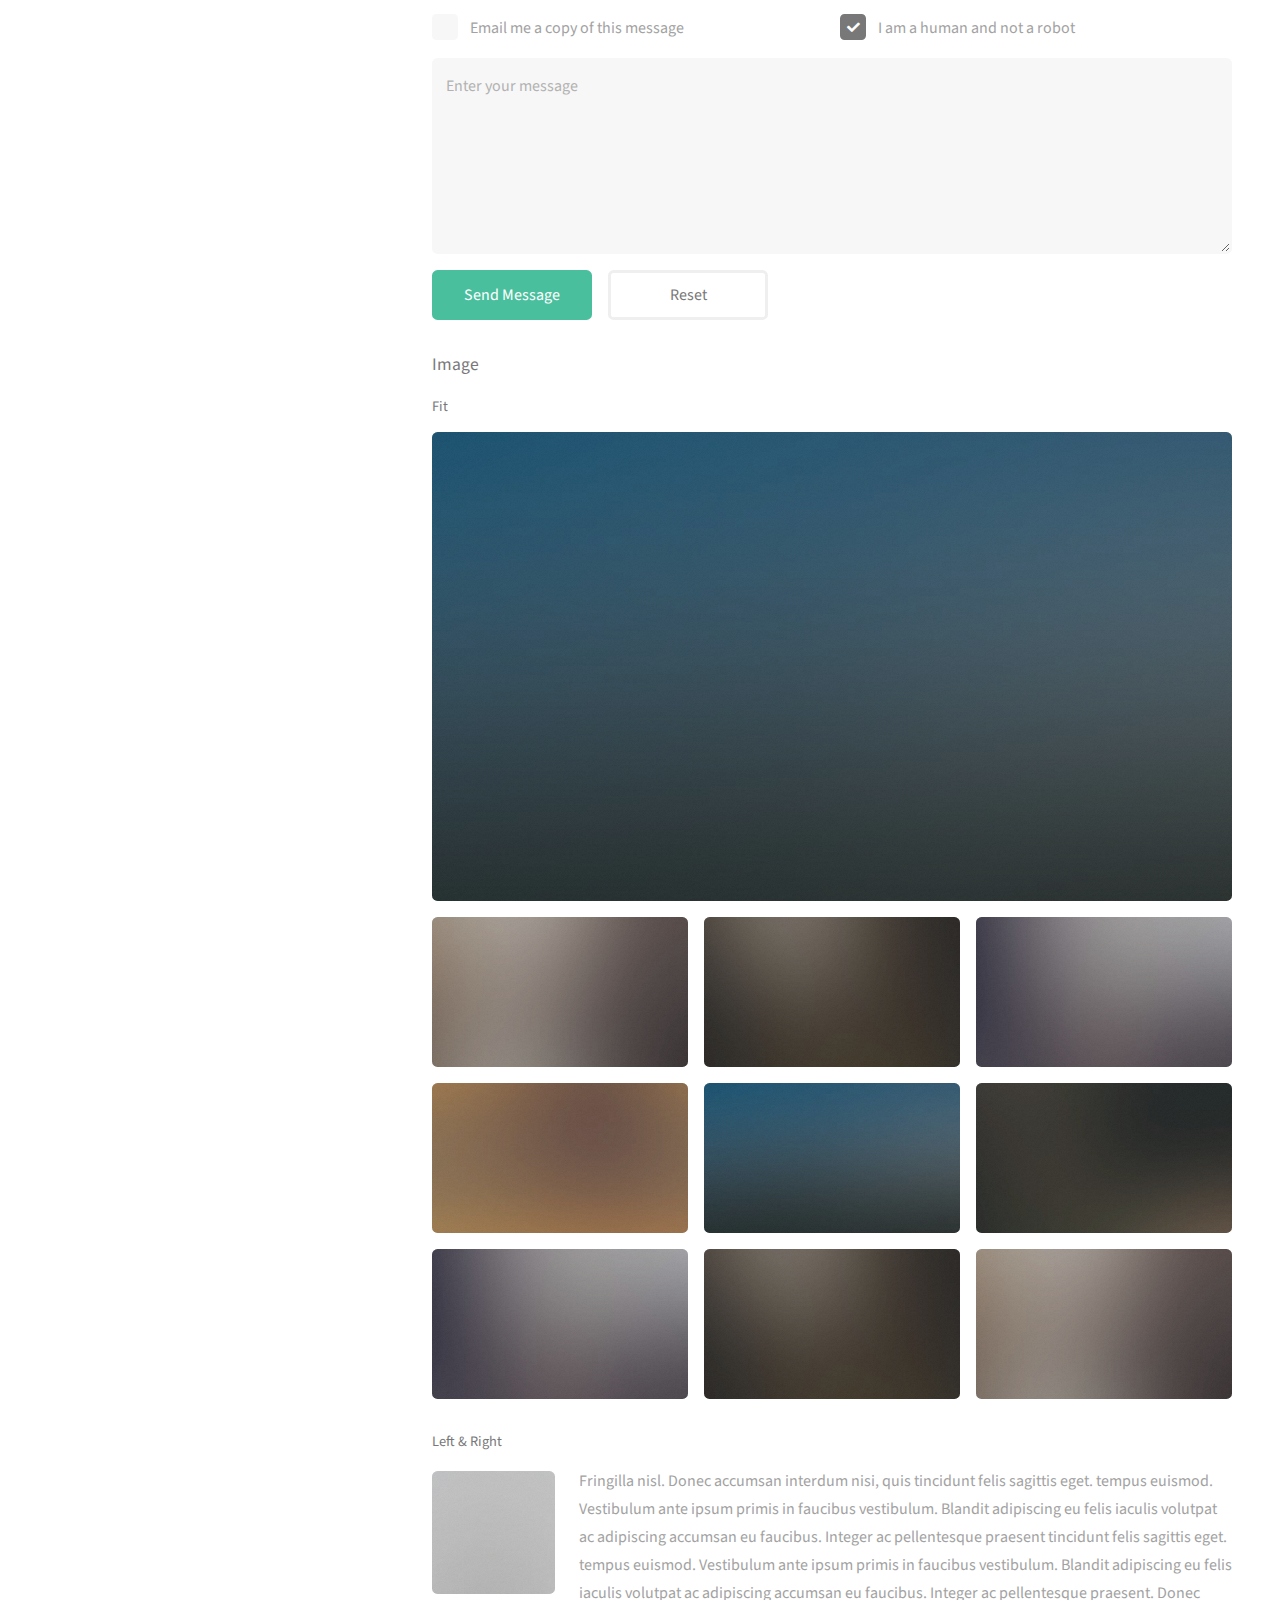
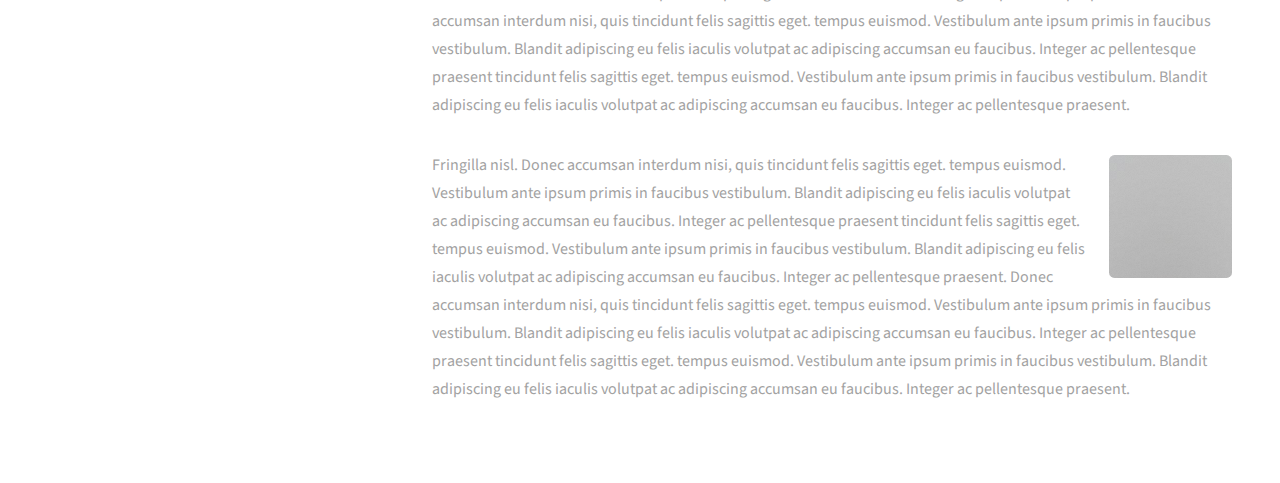
<file: full-portfolio.html>
<!DOCTYPE HTML>
<!--
	Strata by HTML5 UP
	html5up.net | @ajlkn
	Free for personal and commercial use under the CCA 3.0 license (html5up.net/license)
-->
<html>
	<head>
		<title>Full Portfolio - Simon Li</title>
		<meta charset="utf-8" />
		<meta name="viewport" content="width=device-width, initial-scale=1, user-scalable=no" />
		<link rel="stylesheet" href="assets/css/main.css" />
	</head>
	<body class="is-preload">

		<!-- Header -->
			<header id="header">
				<div class="inner">
					<a href="/" class="image avatar"><img src="images/avatar.jpg" alt="" /></a>
					<h1>back</h1>
				</div>
			</header>

		<!-- Main -->
			<div id="main">

				<!-- One -->
					<section id="one">
						<header class="major">
							<h2>Products not only extend our capabilities but are an important element of our personal identity.</h2>
						</header>
						<p>In particular <em>physical</em> products embody an unmatched level of tactile feel, emotional
							attachment, cognitive feedback, satisfaction and help us navigate and understand the world we live in.</p>
					<!-- FIX removed button
						<ul class="actions">
							<li><a href="#" class="button">Learn More</a></li>
						</ul>
					-->
					</section>

				<!-- Two -->
					<section id="two">
						<h2>All product designs</h2>
						<div class="row">
							<article class="col-6 col-12-xsmall work-item">
								<a href="images/fulls/01.jpg" class="image fit thumb"><img src="images/thumbs/01.jpg" alt="" /></a>
								<h3>Slackline Roller [prototype]</h3>
								<p>Carabiner with built in pulley wheel for personal transport on slacklines/highlines.</p>
							</article>
							<article class="col-6 col-12-xsmall work-item">
								<a href="images/fulls/02.jpg" class="image fit thumb"><img src="images/thumbs/02.jpg" alt="" /></a>
								<h3>Wafer</h3>
								<p>A slackline webbing gripping device for Balance Community, Inc.</p>
							</article>
							<article class="col-6 col-12-xsmall work-item">
								<a href="images/fulls/03.jpg" class="image fit thumb"><img src="images/thumbs/03.jpg" alt="" /></a>
								<h3>Alpine Weblock 5</h3>
								<p>A slackline webbing anchor for Balance Community, Inc.</p>
							</article>
							<article class="col-6 col-12-xsmall work-item">
								<a href="images/fulls/04.jpg" class="image fit thumb"><img src="images/thumbs/04.jpg" alt="" /></a>
								<h3>Blue & Green slackline webbing</h3>
								<p>Polyester and nylon 1-inch (25mm) designs for Balance Community, Inc.</p>
							</article>
							<article class="col-6 col-12-xsmall work-item">
								<a href="images/fulls/05.jpg" class="image fit thumb"><img src="images/thumbs/05.jpg" alt="" /></a>
								<h3>Spanni</h3>
								<p>A narrow round sling design for Balance Community, Inc.</p>
							</article>
							<article class="col-6 col-12-xsmall work-item">
								<a href="images/fulls/06.jpg" class="image fit thumb"><img src="images/thumbs/06.jpg" alt="" /></a>
								<h3>TreeHuggers</h3>
								<p>A pair of tree protectors for slacklining, for Balance Community, Inc.</p>
							</article>
							<article class="col-6 col-12-xsmall work-item">
									<a href="images/fulls/06.jpg" class="image fit thumb"><img src="images/thumbs/06.jpg" alt="" /></a>
									<h3>The Offset Lamington [promo]</h3>
									<p>An Australian themed rock climbing protection device for Climbing Anchors Pty Ltd</p>
							</article>
							<article class="col-6 col-12-xsmall work-item">
									<a href="images/fulls/06.jpg" class="image fit thumb"><img src="images/thumbs/06.jpg" alt="" /></a>
									<h3>PureLock</h3>
									<p>A slackline webbing anchor for Pure Slacklines LLC</p>
							</article>
							<article class="col-6 col-12-xsmall work-item">
									<a href="images/fulls/06.jpg" class="image fit thumb"><img src="images/thumbs/06.jpg" alt="" /></a>
									<h3>PureKit</h3>
									<p>A beginner slackline kit for Pure Slacklines LLC</p>
							</article>
							<article class="col-6 col-12-xsmall work-item">
									<a href="images/fulls/06.jpg" class="image fit thumb"><img src="images/thumbs/06.jpg" alt="" /></a>
									<h3>Sunswift III Canopy</h3>
									<p>Driver's canopy with focus on aerodynamics for the UNSW Solar Racing Team</p>
							</article>
						</div>
					</section>

					<section id="two2">
							<h2>Other design related work</h2>
							<div class="row">
								<article class="col-6 col-12-xsmall work-item">
									<a href="images/fulls/01.jpg" class="image fit thumb"><img src="images/thumbs/01.jpg" alt="" /></a>
									<h3>Brand + logo design</h3>
									<p>For muzi design</p>
								</article>
								<article class="col-6 col-12-xsmall work-item">
									<a href="images/fulls/02.jpg" class="image fit thumb"><img src="images/thumbs/02.jpg" alt="" /></a>
									<h3>Website design</h3>
									<p>For Balance Community, Inc.</p>
								</article>
								<article class="col-6 col-12-xsmall work-item">
									<a href="images/fulls/03.jpg" class="image fit thumb"><img src="images/thumbs/03.jpg" alt="" /></a>
									<h3>Brand + logo design</h3>
									<p>For Pure Slacklines LLC</p>
								</article>
								<article class="col-6 col-12-xsmall work-item">
									<a href="images/fulls/04.jpg" class="image fit thumb"><img src="images/thumbs/04.jpg" alt="" /></a>
									<h3>Website design</h3>
									<p>For Insight Behavior Partnership LLC</p>
								</article>
								<article class="col-6 col-12-xsmall work-item">
									<a href="images/fulls/05.jpg" class="image fit thumb"><img src="images/thumbs/05.jpg" alt="" /></a>
									<h3>Marketing strategy + design</h3>
									<p>Including advertising, web, print & social media for Climbing Anchors Pty Ltd</p>
								</article>
								<article class="col-6 col-12-xsmall work-item">
									<a href="images/fulls/06.jpg" class="image fit thumb"><img src="images/thumbs/06.jpg" alt="" /></a>
									<h3>Logo redesign</h3>
									<p>For Balance Community, Inc.</p>
								</article>
							</div>
						</section>

				<!-- Three -->
					<section id="three">
						<h2>Get In Touch</h2>
						<p>For business enquiries, general questions, details regarding previous work, etc.</p>
						<div class="row">
							<div class="col-12 col-12-small">
								<form method="post" action="#">
									<div class="row gtr-uniform gtr-50">
										<div class="col-6 col-12-xsmall"><input type="text" name="name" id="name" placeholder="Name" /></div>
										<div class="col-6 col-12-xsmall"><input type="email" name="email" id="email" placeholder="Email" /></div>
										<div class="col-12"><textarea name="message" id="message" placeholder="Message" rows="4"></textarea></div>
									</div>
								</form>
								<ul class="actions">
									<li><input type="submit" value="Send Message" /></li>
								</ul>
							</div>
							<!--
							<div class="col-4 col-12-small">
								<ul class="labeled-icons">
									<li>
										<h3 class="icon solid fa-home"><span class="label">Address</span></h3>
										1119 Glendale Dr<br />
										East Point, GA 30344<br />
										United States
									</li>
									<li>
										<h3 class="icon solid fa-mobile-alt"><span class="label">Phone</span></h3>
										000-000-0000
									</li>
									<li>
										<h3 class="icon solid fa-envelope"><span class="label">Email</span></h3>
										<a href="#">simon@muzi.design</a>
									</li>
								</ul>
							</div>
							-->
						</div>
					</section>

				<!-- Four -->
			
					<section id="four">
						<h2>Elements</h2>

						<section>
							<h4>Text</h4>
							<p>This is <b>bold</b> and this is <strong>strong</strong>. This is <i>italic</i> and this is <em>emphasized</em>.
							This is <sup>superscript</sup> text and this is <sub>subscript</sub> text.
							This is <u>underlined</u> and this is code: <code>for (;;) { ... }</code>. Finally, <a href="#">this is a link</a>.</p>
							<hr />
							<header>
								<h4>Heading with a Subtitle</h4>
								<p>Lorem ipsum dolor sit amet nullam id egestas urna aliquam</p>
							</header>
							<p>Nunc lacinia ante nunc ac lobortis. Interdum adipiscing gravida odio porttitor sem non mi integer non faucibus ornare mi ut ante amet placerat aliquet. Volutpat eu sed ante lacinia sapien lorem accumsan varius montes viverra nibh in adipiscing blandit tempus accumsan.</p>
							<header>
								<h5>Heading with a Subtitle</h5>
								<p>Lorem ipsum dolor sit amet nullam id egestas urna aliquam</p>
							</header>
							<p>Nunc lacinia ante nunc ac lobortis. Interdum adipiscing gravida odio porttitor sem non mi integer non faucibus ornare mi ut ante amet placerat aliquet. Volutpat eu sed ante lacinia sapien lorem accumsan varius montes viverra nibh in adipiscing blandit tempus accumsan.</p>
							<hr />
							<h2>Heading Level 2</h2>
							<h3>Heading Level 3</h3>
							<h4>Heading Level 4</h4>
							<h5>Heading Level 5</h5>
							<h6>Heading Level 6</h6>
							<hr />
							<h5>Blockquote</h5>
							<blockquote>Fringilla nisl. Donec accumsan interdum nisi, quis tincidunt felis sagittis eget tempus euismod. Vestibulum ante ipsum primis in faucibus vestibulum. Blandit adipiscing eu felis iaculis volutpat ac adipiscing accumsan faucibus. Vestibulum ante ipsum primis in faucibus lorem ipsum dolor sit amet nullam adipiscing eu felis.</blockquote>
							<h5>Preformatted</h5>
							<pre><code>i = 0;

while (!deck.isInOrder()) {
print 'Iteration ' + i;
deck.shuffle();
i++;
}

print 'It took ' + i + ' iterations to sort the deck.';</code></pre>
						</section>

						<section>
							<h4>Lists</h4>
							<div class="row">
								<div class="col-6 col-12-xsmall">
									<h5>Unordered</h5>
									<ul>
										<li>Dolor pulvinar etiam magna etiam.</li>
										<li>Sagittis adipiscing lorem eleifend.</li>
										<li>Felis enim feugiat dolore viverra.</li>
									</ul>
									<h5>Alternate</h5>
									<ul class="alt">
										<li>Dolor pulvinar etiam magna etiam.</li>
										<li>Sagittis adipiscing lorem eleifend.</li>
										<li>Felis enim feugiat dolore viverra.</li>
									</ul>
								</div>
								<div class="col-6 col-12-xsmall">
									<h5>Ordered</h5>
									<ol>
										<li>Dolor pulvinar etiam magna etiam.</li>
										<li>Etiam vel felis at lorem sed viverra.</li>
										<li>Felis enim feugiat dolore viverra.</li>
										<li>Dolor pulvinar etiam magna etiam.</li>
										<li>Etiam vel felis at lorem sed viverra.</li>
										<li>Felis enim feugiat dolore viverra.</li>
									</ol>
									<h5>Icons</h5>
									<ul class="icons">
										<li><a href="#" class="icon brands fa-twitter"><span class="label">Twitter</span></a></li>
										<li><a href="#" class="icon brands fa-facebook-f"><span class="label">Facebook</span></a></li>
										<li><a href="#" class="icon brands fa-instagram"><span class="label">Instagram</span></a></li>
										<li><a href="#" class="icon brands fa-github"><span class="label">Github</span></a></li>
										<li><a href="#" class="icon brands fa-dribbble"><span class="label">Dribbble</span></a></li>
										<li><a href="#" class="icon brands fa-tumblr"><span class="label">Tumblr</span></a></li>
									</ul>
								</div>
							</div>
							<h5>Actions</h5>
							<ul class="actions">
								<li><a href="#" class="button primary">Default</a></li>
								<li><a href="#" class="button">Default</a></li>
							</ul>
							<ul class="actions small">
								<li><a href="#" class="button primary small">Small</a></li>
								<li><a href="#" class="button small">Small</a></li>
							</ul>
							<div class="row">
								<div class="col-6 col-12-small">
									<ul class="actions stacked">
										<li><a href="#" class="button primary">Default</a></li>
										<li><a href="#" class="button">Default</a></li>
									</ul>
								</div>
								<div class="col-6 col-12-small">
									<ul class="actions stacked">
										<li><a href="#" class="button primary small">Small</a></li>
										<li><a href="#" class="button small">Small</a></li>
									</ul>
								</div>
								<div class="col-6 col-12-small">
									<ul class="actions stacked">
										<li><a href="#" class="button primary fit">Default</a></li>
										<li><a href="#" class="button fit">Default</a></li>
									</ul>
								</div>
								<div class="col-6 col-12-small">
									<ul class="actions stacked">
										<li><a href="#" class="button primary small fit">Small</a></li>
										<li><a href="#" class="button small fit">Small</a></li>
									</ul>
								</div>
							</div>
						</section>

						<section>
							<h4>Table</h4>
							<h5>Default</h5>
							<div class="table-wrapper">
								<table>
									<thead>
										<tr>
											<th>Name</th>
											<th>Description</th>
											<th>Price</th>
										</tr>
									</thead>
									<tbody>
										<tr>
											<td>Item One</td>
											<td>Ante turpis integer aliquet porttitor.</td>
											<td>29.99</td>
										</tr>
										<tr>
											<td>Item Two</td>
											<td>Vis ac commodo adipiscing arcu aliquet.</td>
											<td>19.99</td>
										</tr>
										<tr>
											<td>Item Three</td>
											<td> Morbi faucibus arcu accumsan lorem.</td>
											<td>29.99</td>
										</tr>
										<tr>
											<td>Item Four</td>
											<td>Vitae integer tempus condimentum.</td>
											<td>19.99</td>
										</tr>
										<tr>
											<td>Item Five</td>
											<td>Ante turpis integer aliquet porttitor.</td>
											<td>29.99</td>
										</tr>
									</tbody>
									<tfoot>
										<tr>
											<td colspan="2"></td>
											<td>100.00</td>
										</tr>
									</tfoot>
								</table>
							</div>

							<h5>Alternate</h5>
							<div class="table-wrapper">
								<table class="alt">
									<thead>
										<tr>
											<th>Name</th>
											<th>Description</th>
											<th>Price</th>
										</tr>
									</thead>
									<tbody>
										<tr>
											<td>Item One</td>
											<td>Ante turpis integer aliquet porttitor.</td>
											<td>29.99</td>
										</tr>
										<tr>
											<td>Item Two</td>
											<td>Vis ac commodo adipiscing arcu aliquet.</td>
											<td>19.99</td>
										</tr>
										<tr>
											<td>Item Three</td>
											<td> Morbi faucibus arcu accumsan lorem.</td>
											<td>29.99</td>
										</tr>
										<tr>
											<td>Item Four</td>
											<td>Vitae integer tempus condimentum.</td>
											<td>19.99</td>
										</tr>
										<tr>
											<td>Item Five</td>
											<td>Ante turpis integer aliquet porttitor.</td>
											<td>29.99</td>
										</tr>
									</tbody>
									<tfoot>
										<tr>
											<td colspan="2"></td>
											<td>100.00</td>
										</tr>
									</tfoot>
								</table>
							</div>
						</section>

						<section>
							<h4>Buttons</h4>
							<ul class="actions">
								<li><a href="#" class="button primary">Primary</a></li>
								<li><a href="#" class="button">Default</a></li>
							</ul>
							<ul class="actions">
								<li><a href="#" class="button large">Large</a></li>
								<li><a href="#" class="button">Default</a></li>
								<li><a href="#" class="button small">Small</a></li>
							</ul>
							<ul class="actions fit">
								<li><a href="#" class="button primary fit">Fit</a></li>
								<li><a href="#" class="button fit">Fit</a></li>
							</ul>
							<ul class="actions fit small">
								<li><a href="#" class="button primary fit small">Fit + Small</a></li>
								<li><a href="#" class="button fit small">Fit + Small</a></li>
							</ul>
							<ul class="actions">
								<li><a href="#" class="button primary icon solid fa-download">Icon</a></li>
								<li><a href="#" class="button icon solid fa-download">Icon</a></li>
							</ul>
							<ul class="actions">
								<li><span class="button primary disabled">Primary</span></li>
								<li><span class="button disabled">Default</span></li>
							</ul>
						</section>

						<section>
							<h4>Form</h4>
							<form method="post" action="#">
								<div class="row gtr-uniform gtr-50">
									<div class="col-6 col-12-xsmall">
										<input type="text" name="demo-name" id="demo-name" value="" placeholder="Name" />
									</div>
									<div class="col-6 col-12-xsmall">
										<input type="email" name="demo-email" id="demo-email" value="" placeholder="Email" />
									</div>
									<div class="col-12">
										<select name="demo-category" id="demo-category">
											<option value="">- Category -</option>
											<option value="1">Manufacturing</option>
											<option value="1">Shipping</option>
											<option value="1">Administration</option>
											<option value="1">Human Resources</option>
										</select>
									</div>
									<div class="col-4 col-12-small">
										<input type="radio" id="demo-priority-low" name="demo-priority" checked>
										<label for="demo-priority-low">Low Priority</label>
									</div>
									<div class="col-4 col-12-small">
										<input type="radio" id="demo-priority-normal" name="demo-priority">
										<label for="demo-priority-normal">Normal Priority</label>
									</div>
									<div class="col-4 col-12-small">
										<input type="radio" id="demo-priority-high" name="demo-priority">
										<label for="demo-priority-high">High Priority</label>
									</div>
									<div class="col-6 col-12-small">
										<input type="checkbox" id="demo-copy" name="demo-copy">
										<label for="demo-copy">Email me a copy of this message</label>
									</div>
									<div class="col-6 col-12-small">
										<input type="checkbox" id="demo-human" name="demo-human" checked>
										<label for="demo-human">I am a human and not a robot</label>
									</div>
									<div class="col-12">
										<textarea name="demo-message" id="demo-message" placeholder="Enter your message" rows="6"></textarea>
									</div>
									<div class="col-12">
										<ul class="actions">
											<li><input type="submit" value="Send Message" class="primary" /></li>
											<li><input type="reset" value="Reset" /></li>
										</ul>
									</div>
								</div>
							</form>
						</section>

						<section>
							<h4>Image</h4>
							<h5>Fit</h5>
							<div class="box alt">
								<div class="row gtr-50 gtr-uniform">
									<div class="col-12"><span class="image fit"><img src="images/fulls/05.jpg" alt="" /></span></div>
									<div class="col-4"><span class="image fit"><img src="images/thumbs/01.jpg" alt="" /></span></div>
									<div class="col-4"><span class="image fit"><img src="images/thumbs/02.jpg" alt="" /></span></div>
									<div class="col-4"><span class="image fit"><img src="images/thumbs/03.jpg" alt="" /></span></div>
									<div class="col-4"><span class="image fit"><img src="images/thumbs/04.jpg" alt="" /></span></div>
									<div class="col-4"><span class="image fit"><img src="images/thumbs/05.jpg" alt="" /></span></div>
									<div class="col-4"><span class="image fit"><img src="images/thumbs/06.jpg" alt="" /></span></div>
									<div class="col-4"><span class="image fit"><img src="images/thumbs/03.jpg" alt="" /></span></div>
									<div class="col-4"><span class="image fit"><img src="images/thumbs/02.jpg" alt="" /></span></div>
									<div class="col-4"><span class="image fit"><img src="images/thumbs/01.jpg" alt="" /></span></div>
								</div>
							</div>
							<h5>Left &amp; Right</h5>
							<p><span class="image left"><img src="images/avatar.jpg" alt="" /></span>Fringilla nisl. Donec accumsan interdum nisi, quis tincidunt felis sagittis eget. tempus euismod. Vestibulum ante ipsum primis in faucibus vestibulum. Blandit adipiscing eu felis iaculis volutpat ac adipiscing accumsan eu faucibus. Integer ac pellentesque praesent tincidunt felis sagittis eget. tempus euismod. Vestibulum ante ipsum primis in faucibus vestibulum. Blandit adipiscing eu felis iaculis volutpat ac adipiscing accumsan eu faucibus. Integer ac pellentesque praesent. Donec accumsan interdum nisi, quis tincidunt felis sagittis eget. tempus euismod. Vestibulum ante ipsum primis in faucibus vestibulum. Blandit adipiscing eu felis iaculis volutpat ac adipiscing accumsan eu faucibus. Integer ac pellentesque praesent tincidunt felis sagittis eget. tempus euismod. Vestibulum ante ipsum primis in faucibus vestibulum. Blandit adipiscing eu felis iaculis volutpat ac adipiscing accumsan eu faucibus. Integer ac pellentesque praesent.</p>
							<p><span class="image right"><img src="images/avatar.jpg" alt="" /></span>Fringilla nisl. Donec accumsan interdum nisi, quis tincidunt felis sagittis eget. tempus euismod. Vestibulum ante ipsum primis in faucibus vestibulum. Blandit adipiscing eu felis iaculis volutpat ac adipiscing accumsan eu faucibus. Integer ac pellentesque praesent tincidunt felis sagittis eget. tempus euismod. Vestibulum ante ipsum primis in faucibus vestibulum. Blandit adipiscing eu felis iaculis volutpat ac adipiscing accumsan eu faucibus. Integer ac pellentesque praesent. Donec accumsan interdum nisi, quis tincidunt felis sagittis eget. tempus euismod. Vestibulum ante ipsum primis in faucibus vestibulum. Blandit adipiscing eu felis iaculis volutpat ac adipiscing accumsan eu faucibus. Integer ac pellentesque praesent tincidunt felis sagittis eget. tempus euismod. Vestibulum ante ipsum primis in faucibus vestibulum. Blandit adipiscing eu felis iaculis volutpat ac adipiscing accumsan eu faucibus. Integer ac pellentesque praesent.</p>
						</section>

					</section>
			

			</div>

		<!-- Footer -->
			<footer id="footer">
				<div class="inner">
					<ul class="icons">
						<li><a href="#" class="icon brands fa-instagram"><span class="label">Instagram</span></a></li>
						<li><a href="http://github.com/muzidesign" class="icon brands fa-github"><span class="label">Github</span></a></li>
						<li><a href="#" class="icon solid fa-envelope"><span class="label">Email</span></a></li>
					</ul>
					<ul class="copyright">
						<li>&copy; Simon Li</li>
						<li>Based in Atlanta, GA [USA]</li>
						<li>Design [<a href="http://muzi.design">muzi design</a>]</li>
					</ul>
				</div>
			</footer>

		<!-- Scripts -->
			<script src="assets/js/jquery.min.js"></script>
			<script src="assets/js/jquery.poptrox.min.js"></script>
			<script src="assets/js/browser.min.js"></script>
			<script src="assets/js/breakpoints.min.js"></script>
			<script src="assets/js/util.js"></script>
			<script src="assets/js/main.js"></script>

	</body>
</html>
</file>
<file: assets/css/main.css>
@import url("fontawesome-all.min.css");
@import url("https://fonts.googleapis.com/css?family=Source+Sans+Pro:400,400italic");

/*
	Strata by HTML5 UP
	html5up.net | @ajlkn
	Free for personal and commercial use under the CCA 3.0 license (html5up.net/license)
*/

html, body, div, span, applet, object,
iframe, h1, h2, h3, h4, h5, h6, p, blockquote,
pre, a, abbr, acronym, address, big, cite,
code, del, dfn, em, img, ins, kbd, q, s, samp,
small, strike, strong, sub, sup, tt, var, b,
u, i, center, dl, dt, dd, ol, ul, li, fieldset,
form, label, legend, table, caption, tbody,
tfoot, thead, tr, th, td, article, aside,
canvas, details, embed, figure, figcaption,
footer, header, hgroup, menu, nav, output, ruby,
section, summary, time, mark, audio, video {
	margin: 0;
	padding: 0;
	border: 0;
	font-size: 100%;
	font: inherit;
	vertical-align: baseline;}

article, aside, details, figcaption, figure,
footer, header, hgroup, menu, nav, section {
	display: block;}

body {
	line-height: 1;
}

ol, ul {
	list-style: none;
}

blockquote, q {
	quotes: none;
}

	blockquote:before, blockquote:after, q:before, q:after {
		content: '';
		content: none;
	}

table {
	border-collapse: collapse;
	border-spacing: 0;
}

body {
	-webkit-text-size-adjust: none;
}

mark {
	background-color: transparent;
	color: inherit;
}

input::-moz-focus-inner {
	border: 0;
	padding: 0;
}

input, select, textarea {
	-moz-appearance: none;
	-webkit-appearance: none;
	-ms-appearance: none;
	appearance: none;
}

/* Basic */

	html {
		box-sizing: border-box;
	}

	*, *:before, *:after {
		box-sizing: inherit;
	}

	body {
		background: #fff;
	}

		body.is-preload *, body.is-preload *:before, body.is-preload *:after {
			-moz-animation: none !important;
			-webkit-animation: none !important;
			-ms-animation: none !important;
			animation: none !important;
			-moz-transition: none !important;
			-webkit-transition: none !important;
			-ms-transition: none !important;
			transition: none !important;
		}

	body, input, select, textarea {
		color: #a2a2a2;
		font-family: "Source Sans Pro", Helvetica, sans-serif;
		font-size: 16pt;
		font-weight: 400;
		line-height: 1.75em;
	}

	a {
		-moz-transition: color 0.2s ease-in-out, border-color 0.2s ease-in-out;
		-webkit-transition: color 0.2s ease-in-out, border-color 0.2s ease-in-out;
		-ms-transition: color 0.2s ease-in-out, border-color 0.2s ease-in-out;
		transition: color 0.2s ease-in-out, border-color 0.2s ease-in-out;
		border-bottom: dotted 1px;
		color: #49bf9d;
		text-decoration: none;
	}

		a:hover {
			border-bottom-color: transparent;
			color: #49bf9d !important;
			text-decoration: none;
		}

	strong, b {
		color: #787878;
		font-weight: 400;
	}

	em, i {
		font-style: italic;
	}

	p {
		margin: 0 0 2em 0;
	}

	h1, h2, h3, h4, h5, h6 {
		color: #787878;
		font-weight: 400;
		line-height: 1em;
		margin: 0 0 1em 0;
	}

		h1 a, h2 a, h3 a, h4 a, h5 a, h6 a {
			color: inherit;
			text-decoration: none;
		}

	h1 {
		font-size: 2em;
		line-height: 1.5em;
	}

	h2 {
		font-size: 1.5em;
		line-height: 1.5em;
	}

	h3 {
		font-size: 1.25em;
		line-height: 1.5em;
	}

	h4 {
		font-size: 1.1em;
		line-height: 1.5em;
	}

	h5 {
		font-size: 0.9em;
		line-height: 1.5em;
	}

	h6 {
		font-size: 0.7em;
		line-height: 1.5em;
	}

	sub {
		font-size: 0.8em;
		position: relative;
		top: 0.5em;
	}

	sup {
		font-size: 0.8em;
		position: relative;
		top: -0.5em;
	}

	hr {
		border: 0;
		border-bottom: solid 2px #efefef;
		margin: 2em 0;
	}

		hr.major {
			margin: 3em 0;
		}

	blockquote {
		border-left: solid 6px #efefef;
		font-style: italic;
		margin: 0 0 2em 0;
		padding: 0.5em 0 0.5em 1.5em;
	}

	code {
		background: #f7f7f7;
		border-radius: 0.35em;
		border: solid 2px #efefef;
		font-family: "Courier New", monospace;
		font-size: 0.9em;
		margin: 0 0.25em;
		padding: 0.25em 0.65em;
	}

	pre {
		-webkit-overflow-scrolling: touch;
		font-family: "Courier New", monospace;
		font-size: 0.9em;
		margin: 0 0 2em 0;
	}

		pre code {
			display: block;
			line-height: 1.75em;
			padding: 1em 1.5em;
			overflow-x: auto;
		}

	.align-left {
		text-align: left;
	}

	.align-center {
		text-align: center;
	}

	.align-right {
		text-align: right;
	}

/* Container */

	.container {
		margin: 0 auto;
		max-width: calc(100% - 4em);
		width: 100%;
	}

		.container.xsmall {
			width: 25%;
		}

		.container.small {
			width: 50%;
		}

		.container.medium {
			width: 75%;
		}

		.container.large {
			width: 125%;
		}

		.container.xlarge {
			width: 150%;
		}

		.container.max {
			width: 100%;
		}

		@media screen and (max-width: 980px) {

			.container {
				width: 100% !important;
				max-width: 100% !important;
			}

		}

		@media screen and (max-width: 480px) {

			.container {
				max-width: calc(100% - 3em);
			}

		}

/* Row */

	.row {
		display: flex;
		flex-wrap: wrap;
		box-sizing: border-box;
		align-items: stretch;
	}

		.row > * {
			box-sizing: border-box;
		}

		.row.gtr-uniform > * > :last-child {
			margin-bottom: 0;
		}

		.row.aln-left {
			justify-content: flex-start;
		}

		.row.aln-center {
			justify-content: center;
		}

		.row.aln-right {
			justify-content: flex-end;
		}

		.row.aln-top {
			align-items: flex-start;
		}

		.row.aln-middle {
			align-items: center;
		}

		.row.aln-bottom {
			align-items: flex-end;
		}

		.row > .imp {
			order: -1;
		}

		.row > .col-1 {
			width: 8.33333%;
		}

		.row > .off-1 {
			margin-left: 8.33333%;
		}

		.row > .col-2 {
			width: 16.66667%;
		}

		.row > .off-2 {
			margin-left: 16.66667%;
		}

		.row > .col-3 {
			width: 25%;
		}

		.row > .off-3 {
			margin-left: 25%;
		}

		.row > .col-4 {
			width: 33.33333%;
		}

		.row > .off-4 {
			margin-left: 33.33333%;
		}

		.row > .col-5 {
			width: 41.66667%;
		}

		.row > .off-5 {
			margin-left: 41.66667%;
		}

		.row > .col-6 {
			width: 50%;
		}

		.row > .off-6 {
			margin-left: 50%;
		}

		.row > .col-7 {
			width: 58.33333%;
		}

		.row > .off-7 {
			margin-left: 58.33333%;
		}

		.row > .col-8 {
			width: 66.66667%;
		}

		.row > .off-8 {
			margin-left: 66.66667%;
		}

		.row > .col-9 {
			width: 75%;
		}

		.row > .off-9 {
			margin-left: 75%;
		}

		.row > .col-10 {
			width: 83.33333%;
		}

		.row > .off-10 {
			margin-left: 83.33333%;
		}

		.row > .col-11 {
			width: 91.66667%;
		}

		.row > .off-11 {
			margin-left: 91.66667%;
		}

		.row > .col-12 {
			width: 100%;
		}

		.row > .off-12 {
			margin-left: 100%;
		}

		.row.gtr-0 {
			margin-top: 0;
			margin-left: 0em;
		}

			.row.gtr-0 > * {
				padding: 0 0 0 0em;
			}

			.row.gtr-0.gtr-uniform {
				margin-top: 0em;
			}

				.row.gtr-0.gtr-uniform > * {
					padding-top: 0em;
				}

		.row.gtr-25 {
			margin-top: 0;
			margin-left: -0.625em;
		}

			.row.gtr-25 > * {
				padding: 0 0 0 0.625em;
			}

			.row.gtr-25.gtr-uniform {
				margin-top: -0.625em;
			}

				.row.gtr-25.gtr-uniform > * {
					padding-top: 0.625em;
				}

		.row.gtr-50 {
			margin-top: 0;
			margin-left: -1.25em;
		}

			.row.gtr-50 > * {
				padding: 0 0 0 1.25em;
			}

			.row.gtr-50.gtr-uniform {
				margin-top: -1.25em;
			}

				.row.gtr-50.gtr-uniform > * {
					padding-top: 1.25em;
				}

		.row {
			margin-top: 0;
			margin-left: -2.5em;
		}

			.row > * {
				padding: 0 0 0 2.5em;
			}

			.row.gtr-uniform {
				margin-top: -2.5em;
			}

				.row.gtr-uniform > * {
					padding-top: 2.5em;
				}

		.row.gtr-150 {
			margin-top: 0;
			margin-left: -3.75em;
		}

			.row.gtr-150 > * {
				padding: 0 0 0 3.75em;
			}

			.row.gtr-150.gtr-uniform {
				margin-top: -3.75em;
			}

				.row.gtr-150.gtr-uniform > * {
					padding-top: 3.75em;
				}

		.row.gtr-200 {
			margin-top: 0;
			margin-left: -5em;
		}

			.row.gtr-200 > * {
				padding: 0 0 0 5em;
			}

			.row.gtr-200.gtr-uniform {
				margin-top: -5em;
			}

				.row.gtr-200.gtr-uniform > * {
					padding-top: 5em;
				}

		@media screen and (max-width: 1800px) {

			.row {
				display: flex;
				flex-wrap: wrap;
				box-sizing: border-box;
				align-items: stretch;
			}

				.row > * {
					box-sizing: border-box;
				}

				.row.gtr-uniform > * > :last-child {
					margin-bottom: 0;
				}

				.row.aln-left {
					justify-content: flex-start;
				}

				.row.aln-center {
					justify-content: center;
				}

				.row.aln-right {
					justify-content: flex-end;
				}

				.row.aln-top {
					align-items: flex-start;
				}

				.row.aln-middle {
					align-items: center;
				}

				.row.aln-bottom {
					align-items: flex-end;
				}

				.row > .imp-xlarge {
					order: -1;
				}

				.row > .col-1-xlarge {
					width: 8.33333%;
				}

				.row > .off-1-xlarge {
					margin-left: 8.33333%;
				}

				.row > .col-2-xlarge {
					width: 16.66667%;
				}

				.row > .off-2-xlarge {
					margin-left: 16.66667%;
				}

				.row > .col-3-xlarge {
					width: 25%;
				}

				.row > .off-3-xlarge {
					margin-left: 25%;
				}

				.row > .col-4-xlarge {
					width: 33.33333%;
				}

				.row > .off-4-xlarge {
					margin-left: 33.33333%;
				}

				.row > .col-5-xlarge {
					width: 41.66667%;
				}

				.row > .off-5-xlarge {
					margin-left: 41.66667%;
				}

				.row > .col-6-xlarge {
					width: 50%;
				}

				.row > .off-6-xlarge {
					margin-left: 50%;
				}

				.row > .col-7-xlarge {
					width: 58.33333%;
				}

				.row > .off-7-xlarge {
					margin-left: 58.33333%;
				}

				.row > .col-8-xlarge {
					width: 66.66667%;
				}

				.row > .off-8-xlarge {
					margin-left: 66.66667%;
				}

				.row > .col-9-xlarge {
					width: 75%;
				}

				.row > .off-9-xlarge {
					margin-left: 75%;
				}

				.row > .col-10-xlarge {
					width: 83.33333%;
				}

				.row > .off-10-xlarge {
					margin-left: 83.33333%;
				}

				.row > .col-11-xlarge {
					width: 91.66667%;
				}

				.row > .off-11-xlarge {
					margin-left: 91.66667%;
				}

				.row > .col-12-xlarge {
					width: 100%;
				}

				.row > .off-12-xlarge {
					margin-left: 100%;
				}

				.row.gtr-0 {
					margin-top: 0;
					margin-left: 0em;
				}

					.row.gtr-0 > * {
						padding: 0 0 0 0em;
					}

					.row.gtr-0.gtr-uniform {
						margin-top: 0em;
					}

						.row.gtr-0.gtr-uniform > * {
							padding-top: 0em;
						}

				.row.gtr-25 {
					margin-top: 0;
					margin-left: -0.625em;
				}

					.row.gtr-25 > * {
						padding: 0 0 0 0.625em;
					}

					.row.gtr-25.gtr-uniform {
						margin-top: -0.625em;
					}

						.row.gtr-25.gtr-uniform > * {
							padding-top: 0.625em;
						}

				.row.gtr-50 {
					margin-top: 0;
					margin-left: -1.25em;
				}

					.row.gtr-50 > * {
						padding: 0 0 0 1.25em;
					}

					.row.gtr-50.gtr-uniform {
						margin-top: -1.25em;
					}

						.row.gtr-50.gtr-uniform > * {
							padding-top: 1.25em;
						}

				.row {
					margin-top: 0;
					margin-left: -2.5em;
				}

					.row > * {
						padding: 0 0 0 2.5em;
					}

					.row.gtr-uniform {
						margin-top: -2.5em;
					}

						.row.gtr-uniform > * {
							padding-top: 2.5em;
						}

				.row.gtr-150 {
					margin-top: 0;
					margin-left: -3.75em;
				}

					.row.gtr-150 > * {
						padding: 0 0 0 3.75em;
					}

					.row.gtr-150.gtr-uniform {
						margin-top: -3.75em;
					}

						.row.gtr-150.gtr-uniform > * {
							padding-top: 3.75em;
						}

				.row.gtr-200 {
					margin-top: 0;
					margin-left: -5em;
				}

					.row.gtr-200 > * {
						padding: 0 0 0 5em;
					}

					.row.gtr-200.gtr-uniform {
						margin-top: -5em;
					}

						.row.gtr-200.gtr-uniform > * {
							padding-top: 5em;
						}

		}

		@media screen and (max-width: 1280px) {

			.row {
				display: flex;
				flex-wrap: wrap;
				box-sizing: border-box;
				align-items: stretch;
			}

				.row > * {
					box-sizing: border-box;
				}

				.row.gtr-uniform > * > :last-child {
					margin-bottom: 0;
				}

				.row.aln-left {
					justify-content: flex-start;
				}

				.row.aln-center {
					justify-content: center;
				}

				.row.aln-right {
					justify-content: flex-end;
				}

				.row.aln-top {
					align-items: flex-start;
				}

				.row.aln-middle {
					align-items: center;
				}

				.row.aln-bottom {
					align-items: flex-end;
				}

				.row > .imp-large {
					order: -1;
				}

				.row > .col-1-large {
					width: 8.33333%;
				}

				.row > .off-1-large {
					margin-left: 8.33333%;
				}

				.row > .col-2-large {
					width: 16.66667%;
				}

				.row > .off-2-large {
					margin-left: 16.66667%;
				}

				.row > .col-3-large {
					width: 25%;
				}

				.row > .off-3-large {
					margin-left: 25%;
				}

				.row > .col-4-large {
					width: 33.33333%;
				}

				.row > .off-4-large {
					margin-left: 33.33333%;
				}

				.row > .col-5-large {
					width: 41.66667%;
				}

				.row > .off-5-large {
					margin-left: 41.66667%;
				}

				.row > .col-6-large {
					width: 50%;
				}

				.row > .off-6-large {
					margin-left: 50%;
				}

				.row > .col-7-large {
					width: 58.33333%;
				}

				.row > .off-7-large {
					margin-left: 58.33333%;
				}

				.row > .col-8-large {
					width: 66.66667%;
				}

				.row > .off-8-large {
					margin-left: 66.66667%;
				}

				.row > .col-9-large {
					width: 75%;
				}

				.row > .off-9-large {
					margin-left: 75%;
				}

				.row > .col-10-large {
					width: 83.33333%;
				}

				.row > .off-10-large {
					margin-left: 83.33333%;
				}

				.row > .col-11-large {
					width: 91.66667%;
				}

				.row > .off-11-large {
					margin-left: 91.66667%;
				}

				.row > .col-12-large {
					width: 100%;
				}

				.row > .off-12-large {
					margin-left: 100%;
				}

				.row.gtr-0 {
					margin-top: 0;
					margin-left: 0em;
				}

					.row.gtr-0 > * {
						padding: 0 0 0 0em;
					}

					.row.gtr-0.gtr-uniform {
						margin-top: 0em;
					}

						.row.gtr-0.gtr-uniform > * {
							padding-top: 0em;
						}

				.row.gtr-25 {
					margin-top: 0;
					margin-left: -0.5em;
				}

					.row.gtr-25 > * {
						padding: 0 0 0 0.5em;
					}

					.row.gtr-25.gtr-uniform {
						margin-top: -0.5em;
					}

						.row.gtr-25.gtr-uniform > * {
							padding-top: 0.5em;
						}

				.row.gtr-50 {
					margin-top: 0;
					margin-left: -1em;
				}

					.row.gtr-50 > * {
						padding: 0 0 0 1em;
					}

					.row.gtr-50.gtr-uniform {
						margin-top: -1em;
					}

						.row.gtr-50.gtr-uniform > * {
							padding-top: 1em;
						}

				.row {
					margin-top: 0;
					margin-left: -2em;
				}

					.row > * {
						padding: 0 0 0 2em;
					}

					.row.gtr-uniform {
						margin-top: -2em;
					}

						.row.gtr-uniform > * {
							padding-top: 2em;
						}

				.row.gtr-150 {
					margin-top: 0;
					margin-left: -3em;
				}

					.row.gtr-150 > * {
						padding: 0 0 0 3em;
					}

					.row.gtr-150.gtr-uniform {
						margin-top: -3em;
					}

						.row.gtr-150.gtr-uniform > * {
							padding-top: 3em;
						}

				.row.gtr-200 {
					margin-top: 0;
					margin-left: -4em;
				}

					.row.gtr-200 > * {
						padding: 0 0 0 4em;
					}

					.row.gtr-200.gtr-uniform {
						margin-top: -4em;
					}

						.row.gtr-200.gtr-uniform > * {
							padding-top: 4em;
						}

		}

		@media screen and (max-width: 980px) {

			.row {
				display: flex;
				flex-wrap: wrap;
				box-sizing: border-box;
				align-items: stretch;
			}

				.row > * {
					box-sizing: border-box;
				}

				.row.gtr-uniform > * > :last-child {
					margin-bottom: 0;
				}

				.row.aln-left {
					justify-content: flex-start;
				}

				.row.aln-center {
					justify-content: center;
				}

				.row.aln-right {
					justify-content: flex-end;
				}

				.row.aln-top {
					align-items: flex-start;
				}

				.row.aln-middle {
					align-items: center;
				}

				.row.aln-bottom {
					align-items: flex-end;
				}

				.row > .imp-medium {
					order: -1;
				}

				.row > .col-1-medium {
					width: 8.33333%;
				}

				.row > .off-1-medium {
					margin-left: 8.33333%;
				}

				.row > .col-2-medium {
					width: 16.66667%;
				}

				.row > .off-2-medium {
					margin-left: 16.66667%;
				}

				.row > .col-3-medium {
					width: 25%;
				}

				.row > .off-3-medium {
					margin-left: 25%;
				}

				.row > .col-4-medium {
					width: 33.33333%;
				}

				.row > .off-4-medium {
					margin-left: 33.33333%;
				}

				.row > .col-5-medium {
					width: 41.66667%;
				}

				.row > .off-5-medium {
					margin-left: 41.66667%;
				}

				.row > .col-6-medium {
					width: 50%;
				}

				.row > .off-6-medium {
					margin-left: 50%;
				}

				.row > .col-7-medium {
					width: 58.33333%;
				}

				.row > .off-7-medium {
					margin-left: 58.33333%;
				}

				.row > .col-8-medium {
					width: 66.66667%;
				}

				.row > .off-8-medium {
					margin-left: 66.66667%;
				}

				.row > .col-9-medium {
					width: 75%;
				}

				.row > .off-9-medium {
					margin-left: 75%;
				}

				.row > .col-10-medium {
					width: 83.33333%;
				}

				.row > .off-10-medium {
					margin-left: 83.33333%;
				}

				.row > .col-11-medium {
					width: 91.66667%;
				}

				.row > .off-11-medium {
					margin-left: 91.66667%;
				}

				.row > .col-12-medium {
					width: 100%;
				}

				.row > .off-12-medium {
					margin-left: 100%;
				}

				.row.gtr-0 {
					margin-top: 0;
					margin-left: 0em;
				}

					.row.gtr-0 > * {
						padding: 0 0 0 0em;
					}

					.row.gtr-0.gtr-uniform {
						margin-top: 0em;
					}

						.row.gtr-0.gtr-uniform > * {
							padding-top: 0em;
						}

				.row.gtr-25 {
					margin-top: 0;
					margin-left: -0.5em;
				}

					.row.gtr-25 > * {
						padding: 0 0 0 0.5em;
					}

					.row.gtr-25.gtr-uniform {
						margin-top: -0.5em;
					}

						.row.gtr-25.gtr-uniform > * {
							padding-top: 0.5em;
						}

				.row.gtr-50 {
					margin-top: 0;
					margin-left: -1em;
				}

					.row.gtr-50 > * {
						padding: 0 0 0 1em;
					}

					.row.gtr-50.gtr-uniform {
						margin-top: -1em;
					}

						.row.gtr-50.gtr-uniform > * {
							padding-top: 1em;
						}

				.row {
					margin-top: 0;
					margin-left: -2em;
				}

					.row > * {
						padding: 0 0 0 2em;
					}

					.row.gtr-uniform {
						margin-top: -2em;
					}

						.row.gtr-uniform > * {
							padding-top: 2em;
						}

				.row.gtr-150 {
					margin-top: 0;
					margin-left: -3em;
				}

					.row.gtr-150 > * {
						padding: 0 0 0 3em;
					}

					.row.gtr-150.gtr-uniform {
						margin-top: -3em;
					}

						.row.gtr-150.gtr-uniform > * {
							padding-top: 3em;
						}

				.row.gtr-200 {
					margin-top: 0;
					margin-left: -4em;
				}

					.row.gtr-200 > * {
						padding: 0 0 0 4em;
					}

					.row.gtr-200.gtr-uniform {
						margin-top: -4em;
					}

						.row.gtr-200.gtr-uniform > * {
							padding-top: 4em;
						}

		}

		@media screen and (max-width: 736px) {

			.row {
				display: flex;
				flex-wrap: wrap;
				box-sizing: border-box;
				align-items: stretch;
			}

				.row > * {
					box-sizing: border-box;
				}

				.row.gtr-uniform > * > :last-child {
					margin-bottom: 0;
				}

				.row.aln-left {
					justify-content: flex-start;
				}

				.row.aln-center {
					justify-content: center;
				}

				.row.aln-right {
					justify-content: flex-end;
				}

				.row.aln-top {
					align-items: flex-start;
				}

				.row.aln-middle {
					align-items: center;
				}

				.row.aln-bottom {
					align-items: flex-end;
				}

				.row > .imp-small {
					order: -1;
				}

				.row > .col-1-small {
					width: 8.33333%;
				}

				.row > .off-1-small {
					margin-left: 8.33333%;
				}

				.row > .col-2-small {
					width: 16.66667%;
				}

				.row > .off-2-small {
					margin-left: 16.66667%;
				}

				.row > .col-3-small {
					width: 25%;
				}

				.row > .off-3-small {
					margin-left: 25%;
				}

				.row > .col-4-small {
					width: 33.33333%;
				}

				.row > .off-4-small {
					margin-left: 33.33333%;
				}

				.row > .col-5-small {
					width: 41.66667%;
				}

				.row > .off-5-small {
					margin-left: 41.66667%;
				}

				.row > .col-6-small {
					width: 50%;
				}

				.row > .off-6-small {
					margin-left: 50%;
				}

				.row > .col-7-small {
					width: 58.33333%;
				}

				.row > .off-7-small {
					margin-left: 58.33333%;
				}

				.row > .col-8-small {
					width: 66.66667%;
				}

				.row > .off-8-small {
					margin-left: 66.66667%;
				}

				.row > .col-9-small {
					width: 75%;
				}

				.row > .off-9-small {
					margin-left: 75%;
				}

				.row > .col-10-small {
					width: 83.33333%;
				}

				.row > .off-10-small {
					margin-left: 83.33333%;
				}

				.row > .col-11-small {
					width: 91.66667%;
				}

				.row > .off-11-small {
					margin-left: 91.66667%;
				}

				.row > .col-12-small {
					width: 100%;
				}

				.row > .off-12-small {
					margin-left: 100%;
				}

				.row.gtr-0 {
					margin-top: 0;
					margin-left: 0em;
				}

					.row.gtr-0 > * {
						padding: 0 0 0 0em;
					}

					.row.gtr-0.gtr-uniform {
						margin-top: 0em;
					}

						.row.gtr-0.gtr-uniform > * {
							padding-top: 0em;
						}

				.row.gtr-25 {
					margin-top: 0;
					margin-left: -0.375em;
				}

					.row.gtr-25 > * {
						padding: 0 0 0 0.375em;
					}

					.row.gtr-25.gtr-uniform {
						margin-top: -0.375em;
					}

						.row.gtr-25.gtr-uniform > * {
							padding-top: 0.375em;
						}

				.row.gtr-50 {
					margin-top: 0;
					margin-left: -0.75em;
				}

					.row.gtr-50 > * {
						padding: 0 0 0 0.75em;
					}

					.row.gtr-50.gtr-uniform {
						margin-top: -0.75em;
					}

						.row.gtr-50.gtr-uniform > * {
							padding-top: 0.75em;
						}

				.row {
					margin-top: 0;
					margin-left: -1.5em;
				}

					.row > * {
						padding: 0 0 0 1.5em;
					}

					.row.gtr-uniform {
						margin-top: -1.5em;
					}

						.row.gtr-uniform > * {
							padding-top: 1.5em;
						}

				.row.gtr-150 {
					margin-top: 0;
					margin-left: -2.25em;
				}

					.row.gtr-150 > * {
						padding: 0 0 0 2.25em;
					}

					.row.gtr-150.gtr-uniform {
						margin-top: -2.25em;
					}

						.row.gtr-150.gtr-uniform > * {
							padding-top: 2.25em;
						}

				.row.gtr-200 {
					margin-top: 0;
					margin-left: -3em;
				}

					.row.gtr-200 > * {
						padding: 0 0 0 3em;
					}

					.row.gtr-200.gtr-uniform {
						margin-top: -3em;
					}

						.row.gtr-200.gtr-uniform > * {
							padding-top: 3em;
						}

		}

		@media screen and (max-width: 480px) {

			.row {
				display: flex;
				flex-wrap: wrap;
				box-sizing: border-box;
				align-items: stretch;
			}

				.row > * {
					box-sizing: border-box;
				}

				.row.gtr-uniform > * > :last-child {
					margin-bottom: 0;
				}

				.row.aln-left {
					justify-content: flex-start;
				}

				.row.aln-center {
					justify-content: center;
				}

				.row.aln-right {
					justify-content: flex-end;
				}

				.row.aln-top {
					align-items: flex-start;
				}

				.row.aln-middle {
					align-items: center;
				}

				.row.aln-bottom {
					align-items: flex-end;
				}

				.row > .imp-xsmall {
					order: -1;
				}

				.row > .col-1-xsmall {
					width: 8.33333%;
				}

				.row > .off-1-xsmall {
					margin-left: 8.33333%;
				}

				.row > .col-2-xsmall {
					width: 16.66667%;
				}

				.row > .off-2-xsmall {
					margin-left: 16.66667%;
				}

				.row > .col-3-xsmall {
					width: 25%;
				}

				.row > .off-3-xsmall {
					margin-left: 25%;
				}

				.row > .col-4-xsmall {
					width: 33.33333%;
				}

				.row > .off-4-xsmall {
					margin-left: 33.33333%;
				}

				.row > .col-5-xsmall {
					width: 41.66667%;
				}

				.row > .off-5-xsmall {
					margin-left: 41.66667%;
				}

				.row > .col-6-xsmall {
					width: 50%;
				}

				.row > .off-6-xsmall {
					margin-left: 50%;
				}

				.row > .col-7-xsmall {
					width: 58.33333%;
				}

				.row > .off-7-xsmall {
					margin-left: 58.33333%;
				}

				.row > .col-8-xsmall {
					width: 66.66667%;
				}

				.row > .off-8-xsmall {
					margin-left: 66.66667%;
				}

				.row > .col-9-xsmall {
					width: 75%;
				}

				.row > .off-9-xsmall {
					margin-left: 75%;
				}

				.row > .col-10-xsmall {
					width: 83.33333%;
				}

				.row > .off-10-xsmall {
					margin-left: 83.33333%;
				}

				.row > .col-11-xsmall {
					width: 91.66667%;
				}

				.row > .off-11-xsmall {
					margin-left: 91.66667%;
				}

				.row > .col-12-xsmall {
					width: 100%;
				}

				.row > .off-12-xsmall {
					margin-left: 100%;
				}

				.row.gtr-0 {
					margin-top: 0;
					margin-left: 0em;
				}

					.row.gtr-0 > * {
						padding: 0 0 0 0em;
					}

					.row.gtr-0.gtr-uniform {
						margin-top: 0em;
					}

						.row.gtr-0.gtr-uniform > * {
							padding-top: 0em;
						}

				.row.gtr-25 {
					margin-top: 0;
					margin-left: -0.375em;
				}

					.row.gtr-25 > * {
						padding: 0 0 0 0.375em;
					}

					.row.gtr-25.gtr-uniform {
						margin-top: -0.375em;
					}

						.row.gtr-25.gtr-uniform > * {
							padding-top: 0.375em;
						}

				.row.gtr-50 {
					margin-top: 0;
					margin-left: -0.75em;
				}

					.row.gtr-50 > * {
						padding: 0 0 0 0.75em;
					}

					.row.gtr-50.gtr-uniform {
						margin-top: -0.75em;
					}

						.row.gtr-50.gtr-uniform > * {
							padding-top: 0.75em;
						}

				.row {
					margin-top: 0;
					margin-left: -1.5em;
				}

					.row > * {
						padding: 0 0 0 1.5em;
					}

					.row.gtr-uniform {
						margin-top: -1.5em;
					}

						.row.gtr-uniform > * {
							padding-top: 1.5em;
						}

				.row.gtr-150 {
					margin-top: 0;
					margin-left: -2.25em;
				}

					.row.gtr-150 > * {
						padding: 0 0 0 2.25em;
					}

					.row.gtr-150.gtr-uniform {
						margin-top: -2.25em;
					}

						.row.gtr-150.gtr-uniform > * {
							padding-top: 2.25em;
						}

				.row.gtr-200 {
					margin-top: 0;
					margin-left: -3em;
				}

					.row.gtr-200 > * {
						padding: 0 0 0 3em;
					}

					.row.gtr-200.gtr-uniform {
						margin-top: -3em;
					}

						.row.gtr-200.gtr-uniform > * {
							padding-top: 3em;
						}

		}

/* Section/Article */

	section.special, article.special {
		text-align: center;
	}

	header p {
		color: #b2b2b2;
		position: relative;
		margin: 0 0 1.5em 0;
	}

	header h2 + p {
		font-size: 1.25em;
		margin-top: -1em;
		line-height: 1.5em;
	}

	header h3 + p {
		font-size: 1.1em;
		margin-top: -0.8em;
		line-height: 1.5em;
	}

	header h4 + p,
	header h5 + p,
	header h6 + p {
		font-size: 0.9em;
		margin-top: -0.6em;
		line-height: 1.5em;
	}

	header.major h2 {
		font-size: 2em;
	}

/* Form */

	form {
		margin: 0 0 2em 0;
	}

	label {
		color: #787878;
		display: block;
		font-size: 0.9em;
		font-weight: 400;
		margin: 0 0 1em 0;
	}

	input[type="text"],
	input[type="password"],
	input[type="email"],
	select,
	textarea {
		-moz-appearance: none;
		-webkit-appearance: none;
		-ms-appearance: none;
		appearance: none;
		background: #f7f7f7;
		border-radius: 0.35em;
		border: solid 2px transparent;
		color: inherit;
		display: block;
		outline: 0;
		padding: 0 0.75em;
		text-decoration: none;
		width: 100%;
	}

		input[type="text"]:invalid,
		input[type="password"]:invalid,
		input[type="email"]:invalid,
		select:invalid,
		textarea:invalid {
			box-shadow: none;
		}

		input[type="text"]:focus,
		input[type="password"]:focus,
		input[type="email"]:focus,
		select:focus,
		textarea:focus {
			border-color: #49bf9d;
		}

	select {
		background-image: url("data:image/svg+xml;charset=utf8,%3Csvg xmlns='http://www.w3.org/2000/svg' width='40' height='40' preserveAspectRatio='none' viewBox='0 0 40 40'%3E%3Cpath d='M9.4,12.3l10.4,10.4l10.4-10.4c0.2-0.2,0.5-0.4,0.9-0.4c0.3,0,0.6,0.1,0.9,0.4l3.3,3.3c0.2,0.2,0.4,0.5,0.4,0.9 c0,0.4-0.1,0.6-0.4,0.9L20.7,31.9c-0.2,0.2-0.5,0.4-0.9,0.4c-0.3,0-0.6-0.1-0.9-0.4L4.3,17.3c-0.2-0.2-0.4-0.5-0.4-0.9 c0-0.4,0.1-0.6,0.4-0.9l3.3-3.3c0.2-0.2,0.5-0.4,0.9-0.4S9.1,12.1,9.4,12.3z' fill='%23dfdfdf' /%3E%3C/svg%3E");
		background-size: 1.25rem;
		background-repeat: no-repeat;
		background-position: calc(100% - 1rem) center;
		height: 2.75em;
		padding-right: 2.75em;
		text-overflow: ellipsis;
	}

		select option {
			color: #787878;
			background: #fff;
		}

		select:focus::-ms-value {
			background-color: transparent;
		}

		select::-ms-expand {
			display: none;
		}

	input[type="text"],
	input[type="password"],
	input[type="email"],
	select {
		height: 2.75em;
	}

	textarea {
		padding: 0.75em;
	}

	input[type="checkbox"],
	input[type="radio"] {
		-moz-appearance: none;
		-webkit-appearance: none;
		-ms-appearance: none;
		appearance: none;
		display: block;
		float: left;
		margin-right: -2em;
		opacity: 0;
		width: 1em;
		z-index: -1;
	}

		input[type="checkbox"] + label,
		input[type="radio"] + label {
			text-decoration: none;
			color: #a2a2a2;
			cursor: pointer;
			display: inline-block;
			font-size: 1em;
			font-weight: 400;
			padding-left: 2.4em;
			padding-right: 0.75em;
			position: relative;
		}

			input[type="checkbox"] + label:before,
			input[type="radio"] + label:before {
				-moz-osx-font-smoothing: grayscale;
				-webkit-font-smoothing: antialiased;
				display: inline-block;
				font-style: normal;
				font-variant: normal;
				text-rendering: auto;
				line-height: 1;
				text-transform: none !important;
				font-family: 'Font Awesome 5 Free';
				font-weight: 900;
			}

			input[type="checkbox"] + label:before,
			input[type="radio"] + label:before {
				background: #f7f7f7;
				border-radius: 0.35em;
				border: solid 2px transparent;
				content: '';
				display: inline-block;
				font-size: 0.8em;
				height: 2.0625em;
				left: 0;
				line-height: 1.85625em;
				position: absolute;
				text-align: center;
				top: 0;
				width: 2.0625em;
			}

		input[type="checkbox"]:checked + label:before,
		input[type="radio"]:checked + label:before {
			background: #787878;
			border-color: #787878;
			color: #fff;
			content: '\f00c';
		}

		input[type="checkbox"]:focus + label:before,
		input[type="radio"]:focus + label:before {
			border-color: #49bf9d;
		}

	input[type="checkbox"] + label:before {
		border-radius: 0.35em;
	}

	input[type="radio"] + label:before {
		border-radius: 100%;
	}

	::-webkit-input-placeholder {
		color: #b2b2b2 !important;
		opacity: 1.0;
	}

	:-moz-placeholder {
		color: #b2b2b2 !important;
		opacity: 1.0;
	}

	::-moz-placeholder {
		color: #b2b2b2 !important;
		opacity: 1.0;
	}

	:-ms-input-placeholder {
		color: #b2b2b2 !important;
		opacity: 1.0;
	}

/* Box */

	.box {
		border-radius: 0.35em;
		border: solid 2px #efefef;
		margin-bottom: 2em;
		padding: 1.5em;
	}

		.box > :last-child,
		.box > :last-child > :last-child,
		.box > :last-child > :last-child > :last-child {
			margin-bottom: 0;
		}

		.box.alt {
			border: 0;
			border-radius: 0;
			padding: 0;
		}

/* Icon */

	.icon {
		text-decoration: none;
		border-bottom: none;
		position: relative;
	}

		.icon:before {
			-moz-osx-font-smoothing: grayscale;
			-webkit-font-smoothing: antialiased;
			display: inline-block;
			font-style: normal;
			font-variant: normal;
			text-rendering: auto;
			line-height: 1;
			text-transform: none !important;
			font-family: 'Font Awesome 5 Free';
			font-weight: 400;
		}

		.icon > .label {
			display: none;
		}

		.icon:before {
			line-height: inherit;
		}

		.icon.solid:before {
			font-weight: 900;
		}

		.icon.brands:before {
			font-family: 'Font Awesome 5 Brands';
		}

/* Image */

	.image {
		border-radius: 0.35em;
		border: 0;
		display: inline-block;
		position: relative;
	}

		.image:before {
			-moz-transition: opacity 0.2s ease-in-out;
			-webkit-transition: opacity 0.2s ease-in-out;
			-ms-transition: opacity 0.2s ease-in-out;
			transition: opacity 0.2s ease-in-out;
			background: url("images/overlay.png");
			border-radius: 0.35em;
			content: '';
			display: block;
			height: 100%;
			left: 0;
			opacity: 0.5;
			position: absolute;
			top: 0;
			width: 100%;
		}

		.image.thumb {
			text-align: center;
		}

			.image.thumb:after {
				-moz-transition: opacity 0.2s ease-in-out;
				-webkit-transition: opacity 0.2s ease-in-out;
				-ms-transition: opacity 0.2s ease-in-out;
				transition: opacity 0.2s ease-in-out;
				border-radius: 0.35em;
				border: solid 3px rgba(255, 255, 255, 0.5);
				color: #fff;
				content: 'View';
				display: inline-block;
				font-size: 0.8em;
				font-weight: 400;
				left: 50%;
				line-height: 2.25em;
				margin: -1.25em 0 0 -3em;
				opacity: 0;
				padding: 0 1.5em;
				position: absolute;
				text-align: center;
				text-decoration: none;
				top: 50%;
				white-space: nowrap;
			}

			.image.thumb:hover:after {
				opacity: 1.0;
			}

			.image.thumb:hover:before {
				background: url("images/overlay.png"), url("images/overlay.png");
				opacity: 1.0;
			}

		.image img {
			border-radius: 0.35em;
			display: block;
		}

		.image.left {
			float: left;
			margin: 0 1.5em 1em 0;
			top: 0.25em;
		}

		.image.right {
			float: right;
			margin: 0 0 1em 1.5em;
			top: 0.25em;
		}

		.image.left, .image.right {
			max-width: 40%;
		}

			.image.left img, .image.right img {
				width: 100%;
			}

		.image.fit {
			display: block;
			margin: 0 0 2em 0;
			width: 100%;
		}

			.image.fit img {
				width: 100%;
			}

		.image.avatar {
			border-radius: 100%;
		}

			.image.avatar:before {
				display: none;
			}

			.image.avatar img {
				border-radius: 100%;
				width: 100%;
			}

/* List */

	ol {
		list-style: decimal;
		margin: 0 0 2em 0;
		padding-left: 1.25em;
	}

		ol li {
			padding-left: 0.25em;
		}

	ul {
		list-style: disc;
		margin: 0 0 2em 0;
		padding-left: 1em;
	}

		ul li {
			padding-left: 0.5em;
		}

		ul.alt {
			list-style: none;
			padding-left: 0;
		}

			ul.alt li {
				border-top: solid 2px #efefef;
				padding: 0.5em 0;
			}

				ul.alt li:first-child {
					border-top: 0;
					padding-top: 0;
				}

	dl {
		margin: 0 0 2em 0;
	}

/* Icons */

	ul.icons {
		cursor: default;
		list-style: none;
		padding-left: 0;
	}

		ul.icons li {
			display: inline-block;
			padding: 0 1em 0 0;
		}

			ul.icons li:last-child {
				padding-right: 0;
			}

			ul.icons li .icon:before {
				font-size: 1.5em;
			}

/* Labeled Icons */

	ul.labeled-icons {
		list-style: none;
		padding: 0;
	}

		ul.labeled-icons li {
			line-height: 1.75em;
			margin: 1.5em 0 0 0;
			padding-left: 2.25em;
			position: relative;
		}

			ul.labeled-icons li:first-child {
				margin-top: 0;
			}

			ul.labeled-icons li a {
				color: inherit;
			}

			ul.labeled-icons li h3 {
				color: #b2b2b2;
				left: 0;
				position: absolute;
				text-align: center;
				top: 0;
				width: 1em;
			}

/* Actions */

	ul.actions {
		display: -moz-flex;
		display: -webkit-flex;
		display: -ms-flex;
		display: flex;
		cursor: default;
		list-style: none;
		margin-left: -1em;
		padding-left: 0;
	}

		ul.actions li {
			padding: 0 0 0 1em;
			vertical-align: middle;
		}

		ul.actions.special {
			-moz-justify-content: center;
			-webkit-justify-content: center;
			-ms-justify-content: center;
			justify-content: center;
			width: 100%;
			margin-left: 0;
		}

			ul.actions.special li:first-child {
				padding-left: 0;
			}

		ul.actions.stacked {
			-moz-flex-direction: column;
			-webkit-flex-direction: column;
			-ms-flex-direction: column;
			flex-direction: column;
			margin-left: 0;
		}

			ul.actions.stacked li {
				padding: 1.3em 0 0 0;
			}

				ul.actions.stacked li:first-child {
					padding-top: 0;
				}

		ul.actions.fit {
			width: calc(100% + 1em);
		}

			ul.actions.fit li {
				-moz-flex-grow: 1;
				-webkit-flex-grow: 1;
				-ms-flex-grow: 1;
				flex-grow: 1;
				-moz-flex-shrink: 1;
				-webkit-flex-shrink: 1;
				-ms-flex-shrink: 1;
				flex-shrink: 1;
				width: 100%;
			}

				ul.actions.fit li > * {
					width: 100%;
				}

			ul.actions.fit.stacked {
				width: 100%;
			}

		@media screen and (max-width: 480px) {

			ul.actions:not(.fixed) {
				-moz-flex-direction: column;
				-webkit-flex-direction: column;
				-ms-flex-direction: column;
				flex-direction: column;
				margin-left: 0;
				width: 100% !important;
			}

				ul.actions:not(.fixed) li {
					-moz-flex-grow: 1;
					-webkit-flex-grow: 1;
					-ms-flex-grow: 1;
					flex-grow: 1;
					-moz-flex-shrink: 1;
					-webkit-flex-shrink: 1;
					-ms-flex-shrink: 1;
					flex-shrink: 1;
					padding: 1em 0 0 0;
					text-align: center;
					width: 100%;
				}

					ul.actions:not(.fixed) li > * {
						width: 100%;
					}

					ul.actions:not(.fixed) li:first-child {
						padding-top: 0;
					}

					ul.actions:not(.fixed) li input[type="submit"],
					ul.actions:not(.fixed) li input[type="reset"],
					ul.actions:not(.fixed) li input[type="button"],
					ul.actions:not(.fixed) li button,
					ul.actions:not(.fixed) li .button {
						width: 100%;
					}

						ul.actions:not(.fixed) li input[type="submit"].icon:before,
						ul.actions:not(.fixed) li input[type="reset"].icon:before,
						ul.actions:not(.fixed) li input[type="button"].icon:before,
						ul.actions:not(.fixed) li button.icon:before,
						ul.actions:not(.fixed) li .button.icon:before {
							margin-left: -0.5em;
						}

		}

/* Table */

	.table-wrapper {
		-webkit-overflow-scrolling: touch;
		overflow-x: auto;
	}

	table {
		margin: 0 0 2em 0;
		width: 100%;
	}

		table tbody tr {
			border: solid 1px #efefef;
			border-left: 0;
			border-right: 0;
		}

			table tbody tr:nth-child(2n + 1) {
				background-color: #f7f7f7;
			}

		table td {
			padding: 0.75em 0.75em;
		}

		table th {
			color: #787878;
			font-size: 0.9em;
			font-weight: 400;
			padding: 0 0.75em 0.75em 0.75em;
			text-align: left;
		}

		table thead {
			border-bottom: solid 2px #efefef;
		}

		table tfoot {
			border-top: solid 2px #efefef;
		}

		table.alt {
			border-collapse: separate;
		}

			table.alt tbody tr td {
				border: solid 2px #efefef;
				border-left-width: 0;
				border-top-width: 0;
			}

				table.alt tbody tr td:first-child {
					border-left-width: 2px;
				}

			table.alt tbody tr:first-child td {
				border-top-width: 2px;
			}

			table.alt thead {
				border-bottom: 0;
			}

			table.alt tfoot {
				border-top: 0;
			}

/* Button */

	input[type="submit"],
	input[type="reset"],
	input[type="button"],
	.button {
		-moz-appearance: none;
		-webkit-appearance: none;
		-ms-appearance: none;
		appearance: none;
		-moz-transition: background-color 0.2s ease-in-out, color 0.2s ease-in-out, border-color 0.2s ease-in-out;
		-webkit-transition: background-color 0.2s ease-in-out, color 0.2s ease-in-out, border-color 0.2s ease-in-out;
		-ms-transition: background-color 0.2s ease-in-out, color 0.2s ease-in-out, border-color 0.2s ease-in-out;
		transition: background-color 0.2s ease-in-out, color 0.2s ease-in-out, border-color 0.2s ease-in-out;
		background-color: transparent;
		border-radius: 0.35em;
		border: solid 3px #efefef;
		color: #787878 !important;
		cursor: pointer;
		display: inline-block;
		font-weight: 400;
		height: 3.15em;
		height: calc(2.75em + 6px);
		line-height: 2.75em;
		min-width: 10em;
		padding: 0 1.5em;
		text-align: center;
		text-decoration: none;
		white-space: nowrap;
	}

		input[type="submit"]:hover,
		input[type="reset"]:hover,
		input[type="button"]:hover,
		.button:hover {
			border-color: #49bf9d;
			color: #49bf9d !important;
		}

		input[type="submit"]:active,
		input[type="reset"]:active,
		input[type="button"]:active,
		.button:active {
			background-color: rgba(73, 191, 157, 0.1);
			border-color: #49bf9d;
			color: #49bf9d !important;
		}

		input[type="submit"].icon,
		input[type="reset"].icon,
		input[type="button"].icon,
		.button.icon {
			padding-left: 1.35em;
		}

			input[type="submit"].icon:before,
			input[type="reset"].icon:before,
			input[type="button"].icon:before,
			.button.icon:before {
				margin-right: 0.5em;
			}

		input[type="submit"].fit,
		input[type="reset"].fit,
		input[type="button"].fit,
		.button.fit {
			min-width: 0;
			width: 100%;
		}

		input[type="submit"].small,
		input[type="reset"].small,
		input[type="button"].small,
		.button.small {
			font-size: 0.8em;
		}

		input[type="submit"].large,
		input[type="reset"].large,
		input[type="button"].large,
		.button.large {
			font-size: 1.35em;
		}

		input[type="submit"].primary,
		input[type="reset"].primary,
		input[type="button"].primary,
		.button.primary {
			background-color: #49bf9d;
			border-color: #49bf9d;
			color: #ffffff !important;
		}

			input[type="submit"].primary:hover,
			input[type="reset"].primary:hover,
			input[type="button"].primary:hover,
			.button.primary:hover {
				background-color: #5cc6a7;
				border-color: #5cc6a7;
			}

			input[type="submit"].primary:active,
			input[type="reset"].primary:active,
			input[type="button"].primary:active,
			.button.primary:active {
				background-color: #3eb08f;
				border-color: #3eb08f;
			}

		input[type="submit"].disabled, input[type="submit"]:disabled,
		input[type="reset"].disabled,
		input[type="reset"]:disabled,
		input[type="button"].disabled,
		input[type="button"]:disabled,
		.button.disabled,
		.button:disabled {
			background-color: #e7e7e7 !important;
			border-color: #e7e7e7 !important;
			color: #b2b2b2 !important;
			cursor: default;
		}

/* Work Item */

	.work-item {
		margin: 0 0 2em 0;
	}

		.work-item .image {
			margin: 0 0 1.5em 0;
		}

		.work-item h3 {
			font-size: 1em;
			margin: 0 0 0.5em 0;
		}

		.work-item p {
			font-size: 0.8em;
			line-height: 1.5em;
			margin: 0;
		}

/* Header */

	#header {
		display: -moz-flex;
		display: -webkit-flex;
		display: -ms-flex;
		display: flex;
		-moz-flex-direction: column;
		-webkit-flex-direction: column;
		-ms-flex-direction: column;
		flex-direction: column;
		-moz-align-items: -moz-flex-end;
		-webkit-align-items: -webkit-flex-end;
		-ms-align-items: -ms-flex-end;
		align-items: flex-end;
		-moz-justify-content: space-between;
		-webkit-justify-content: space-between;
		-ms-justify-content: space-between;
		justify-content: space-between;
		background-color: black;
		color: rgba(255, 255, 255, 0.5);
		height: 100%;
		left: 0;
		padding: 8em 4em;
		position: fixed;
		text-align: right;
		top: 0;
		width: 35%;
	}

		#header > * {
			-moz-flex-shrink: 0;
			-webkit-flex-shrink: 0;
			-ms-flex-shrink: 0;
			flex-shrink: 0;
			width: 100%;
		}

		#header > .inner {
			-moz-flex-grow: 1;
			-webkit-flex-grow: 1;
			-ms-flex-grow: 1;
			flex-grow: 1;
			margin: 0 0 2em 0;
		}

		#header strong, #header b {
			color: #ffffff;
		}

		#header h2, #header h3, #header h4, #header h5, #header h6 {
			color: #ffffff;
		}

		#header h1 {
			color: rgba(255, 255, 255, 0.5);
			font-size: 1.35em;
			line-height: 1.75em;
			margin: 0;
		}

		#header .image.avatar {
			margin: 0 0 1em 0;
			width: 6.25em;
		}

/* Footer */

	#footer .icons {
		margin: 1em 0 0 0;
	}

		#footer .icons a {
			color: rgba(255, 255, 255, 0.4);
		}

	#footer .copyright {
		color: rgba(255, 255, 255, 0.4);
		font-size: 0.8em;
		list-style: none;
		margin: 1em 0 0 0;
		padding: 0;
	}

		#footer .copyright li {
			border-left: solid 1px rgba(255, 255, 255, 0.25);
			display: inline-block;
			line-height: 1em;
			margin-left: 0.75em;
			padding-left: 0.75em;
		}

			#footer .copyright li:first-child {
				border-left: 0;
				margin-left: 0;
				padding-left: 0;
			}

			#footer .copyright li a {
				color: inherit;
			}

/* Main */

	#main {
		margin-left: 35%;
		max-width: 54em;
		padding: 8em 4em 4em 4em;
		width: calc(100% - 35%);
	}

		#main > section {
			border-top: solid 2px #efefef;
			margin: 4em 0 0 0;
			padding: 4em 0 0 0;
		}

			#main > section:first-child {
				border-top: 0;
				margin-top: 0;
				padding-top: 0;
			}

/* Poptrox */

	@-moz-keyframes spin {
		0% {
			-moz-transform: rotate(0deg);
			-webkit-transform: rotate(0deg);
			-ms-transform: rotate(0deg);
			transform: rotate(0deg);
		}

		100% {
			-moz-transform: rotate(360deg);
			-webkit-transform: rotate(360deg);
			-ms-transform: rotate(360deg);
			transform: rotate(360deg);
		}
	}

	@-webkit-keyframes spin {
		0% {
			-moz-transform: rotate(0deg);
			-webkit-transform: rotate(0deg);
			-ms-transform: rotate(0deg);
			transform: rotate(0deg);
		}

		100% {
			-moz-transform: rotate(360deg);
			-webkit-transform: rotate(360deg);
			-ms-transform: rotate(360deg);
			transform: rotate(360deg);
		}
	}

	@-ms-keyframes spin {
		0% {
			-moz-transform: rotate(0deg);
			-webkit-transform: rotate(0deg);
			-ms-transform: rotate(0deg);
			transform: rotate(0deg);
		}

		100% {
			-moz-transform: rotate(360deg);
			-webkit-transform: rotate(360deg);
			-ms-transform: rotate(360deg);
			transform: rotate(360deg);
		}
	}

	@keyframes spin {
		0% {
			-moz-transform: rotate(0deg);
			-webkit-transform: rotate(0deg);
			-ms-transform: rotate(0deg);
			transform: rotate(0deg);
		}

		100% {
			-moz-transform: rotate(360deg);
			-webkit-transform: rotate(360deg);
			-ms-transform: rotate(360deg);
			transform: rotate(360deg);
		}
	}

	.poptrox-popup {
		-moz-box-sizing: content-box;
		-webkit-box-sizing: content-box;
		-ms-box-sizing: content-box;
		box-sizing: content-box;
		-webkit-tap-highlight-color: rgba(255, 255, 255, 0);
		background: #fff;
		border-radius: 0.35em;
		box-shadow: 0 0.1em 0.15em 0 rgba(0, 0, 0, 0.15);
		overflow: hidden;
		padding-bottom: 3em;
	}

		.poptrox-popup .loader {
			text-decoration: none;
			-moz-animation: spin 1s linear infinite;
			-webkit-animation: spin 1s linear infinite;
			-ms-animation: spin 1s linear infinite;
			animation: spin 1s linear infinite;
			font-size: 1.5em;
			height: 1em;
			left: 50%;
			line-height: 1em;
			margin: -0.5em 0 0 -0.5em;
			position: absolute;
			top: 50%;
			width: 1em;
		}

			.poptrox-popup .loader:before {
				-moz-osx-font-smoothing: grayscale;
				-webkit-font-smoothing: antialiased;
				display: inline-block;
				font-style: normal;
				font-variant: normal;
				text-rendering: auto;
				line-height: 1;
				text-transform: none !important;
				font-family: 'Font Awesome 5 Free';
				font-weight: 900;
			}

			.poptrox-popup .loader:before {
				content: '\f1ce';
			}

		.poptrox-popup .caption {
			background: #fff;
			bottom: 0;
			cursor: default;
			font-size: 0.9em;
			height: 3em;
			left: 0;
			line-height: 2.8em;
			position: absolute;
			text-align: center;
			width: 100%;
			z-index: 1;
		}

		.poptrox-popup .nav-next,
		.poptrox-popup .nav-previous {
			text-decoration: none;
			-moz-transition: opacity 0.2s ease-in-out;
			-webkit-transition: opacity 0.2s ease-in-out;
			-ms-transition: opacity 0.2s ease-in-out;
			transition: opacity 0.2s ease-in-out;
			-webkit-tap-highlight-color: rgba(255, 255, 255, 0);
			background: rgba(0, 0, 0, 0.01);
			cursor: pointer;
			height: 100%;
			opacity: 0;
			position: absolute;
			top: 0;
			width: 50%;
		}

			.poptrox-popup .nav-next:before,
			.poptrox-popup .nav-previous:before {
				-moz-osx-font-smoothing: grayscale;
				-webkit-font-smoothing: antialiased;
				display: inline-block;
				font-style: normal;
				font-variant: normal;
				text-rendering: auto;
				line-height: 1;
				text-transform: none !important;
				font-family: 'Font Awesome 5 Free';
				font-weight: 900;
			}

			.poptrox-popup .nav-next:before,
			.poptrox-popup .nav-previous:before {
				color: #fff;
				font-size: 2.5em;
				height: 1em;
				line-height: 1em;
				margin-top: -0.75em;
				position: absolute;
				text-align: center;
				top: 50%;
				width: 1.5em;
			}

		.poptrox-popup .nav-next {
			right: 0;
		}

			.poptrox-popup .nav-next:before {
				content: '\f105';
				right: 0;
			}

		.poptrox-popup .nav-previous {
			left: 0;
		}

			.poptrox-popup .nav-previous:before {
				content: '\f104';
				left: 0;
			}

		.poptrox-popup .closer {
			text-decoration: none;
			-moz-transition: opacity 0.2s ease-in-out;
			-webkit-transition: opacity 0.2s ease-in-out;
			-ms-transition: opacity 0.2s ease-in-out;
			transition: opacity 0.2s ease-in-out;
			-webkit-tap-highlight-color: rgba(255, 255, 255, 0);
			color: #fff;
			height: 4em;
			line-height: 4em;
			opacity: 0;
			position: absolute;
			right: 0;
			text-align: center;
			top: 0;
			width: 4em;
			z-index: 2;
		}

			.poptrox-popup .closer:before {
				-moz-osx-font-smoothing: grayscale;
				-webkit-font-smoothing: antialiased;
				display: inline-block;
				font-style: normal;
				font-variant: normal;
				text-rendering: auto;
				line-height: 1;
				text-transform: none !important;
				font-family: 'Font Awesome 5 Free';
				font-weight: 900;
			}

			.poptrox-popup .closer:before {
				-moz-box-sizing: content-box;
				-webkit-box-sizing: content-box;
				-ms-box-sizing: content-box;
				box-sizing: content-box;
				border-radius: 100%;
				border: solid 3px rgba(255, 255, 255, 0.5);
				content: '\f00d';
				display: block;
				font-size: 1em;
				height: 1.75em;
				left: 50%;
				line-height: 1.75em;
				margin: -0.875em 0 0 -0.875em;
				position: absolute;
				top: 50%;
				width: 1.75em;
			}

		.poptrox-popup:hover .nav-next,
		.poptrox-popup:hover .nav-previous {
			opacity: 0.5;
		}

			.poptrox-popup:hover .nav-next:hover,
			.poptrox-popup:hover .nav-previous:hover {
				opacity: 1.0;
			}

		.poptrox-popup:hover .closer {
			opacity: 0.5;
		}

			.poptrox-popup:hover .closer:hover {
				opacity: 1.0;
			}

/* Touch */

	body.is-touch .image.thumb:before {
		opacity: 0.5 !important;
	}

	body.is-touch .image.thumb:after {
		display: none !important;
	}

	body.is-touch #header {
		background-attachment: scroll;
		background-size: auto, cover;
	}

	body.is-touch .poptrox-popup .nav-next,
	body.is-touch .poptrox-popup .nav-previous,
	body.is-touch .poptrox-popup .closer {
		opacity: 1.0 !important;
	}

/* XLarge */

	@media screen and (max-width: 1800px) {

		/* Basic */

			body, input, select, textarea {
				font-size: 12pt;
			}

	}

/* Large */

	@media screen and (max-width: 1280px) {

		/* Header */

			#header {
				padding: 6em 3em 3em 3em;
				width: 30%;
			}

				#header h1 {
					font-size: 1.25em;
				}

					#header h1 br {
						display: none;
					}

				#header > .inner {
					margin-bottom: 0;
				}

		/* Footer */

			#footer .copyright li {
				border-left-width: 0;
				display: block;
				line-height: 2.25em;
				margin-left: 0;
				padding-left: 0;
			}

		/* Main */

			#main {
				margin-left: 30%;
				max-width: none;
				padding: 6em 3em 3em 3em;
				width: calc(100% - 30%);
			}

	}

/* Medium */

	@media screen and (max-width: 980px) {

		/* Basic */

			h1 br, h2 br, h3 br, h4 br, h5 br, h6 br {
				display: none;
			}

		/* List */

			ul.icons li .icon {
				font-size: 1.25em;
			}

		/* Header */

			#header {
				background-attachment: scroll;
				background-position: top left, center center;
				background-size: auto,		cover;
				left: auto;
				padding: 6em 4em;
				position: relative;
				text-align: center;
				top: auto;
				width: 100%;
				display: block;
			}

				#header h1 {
					font-size: 1.75em;
				}

					#header h1 br {
						display: inline;
					}

		/* Footer */

			#footer {
				background-attachment: scroll;
				background-color: #1f1815;
				background-image: url("images/overlay.png"), url("../../images/bg.jpg");
				background-position: top left,						bottom center;
				background-repeat: repeat,							no-repeat;
				background-size: auto,							cover;
				bottom: auto;
				left: auto;
				padding: 4em 4em 6em 4em;
				position: relative;
				text-align: center;
				width: 100%;
			}

				#footer .icons {
					margin: 0 0 1em 0;
				}

				#footer .copyright {
					margin: 0 0 1em 0;
				}

					#footer .copyright li {
						border-left-width: 1px;
						display: inline-block;
						line-height: 1em;
						margin-left: 0.75em;
						padding-left: 0.75em;
					}

		/* Main */

			#main {
				margin: 0;
				padding: 6em 4em;
				width: 100%;
			}

	}

/* Small */

	@media screen and (max-width: 736px) {

		/* Basic */

			h1 {
				font-size: 1.5em;
			}

			h2 {
				font-size: 1.2em;
			}

			h3 {
				font-size: 1em;
			}

		/* Section/Article */

			section.special, article.special {
				text-align: center;
			}

			header.major h2 {
				font-size: 1.35em;
			}

		/* List */

			ul.labeled-icons li {
				padding-left: 2em;
			}

				ul.labeled-icons li h3 {
					line-height: 1.75em;
				}

		/* Header */

			#header {
				padding: 2.25em 1.5em;
			}

				#header h1 {
					font-size: 1.35em;
				}

		/* Footer */

			#footer {
				padding: 2.25em 1.5em;
			}

		/* Main */

			#main {
				padding: 2.25em 1.5em 0.25em 1.5em;
			}

				#main > section {
					margin: 2.25em 0 0 0;
					padding: 2.25em 0 0 0;
				}

		/* Poptrox */

			.poptrox-popup {
				border-radius: 0;
			}

				.poptrox-popup .nav-next:before,
				.poptrox-popup .nav-previous:before {
					margin-top: -1em;
				}

	}

/* XSmall */

	@media screen and (max-width: 480px) {

		/* Header */

			#header {
				padding: 4.5em 1.5em;
			}

				#header h1 br {
					display: none;
				}

		/* Footer */

			#footer .copyright li {
				border-left-width: 0;
				display: block;
				line-height: 2.25em;
				margin-left: 0;
				padding-left: 0;
			}

	}
</file>
